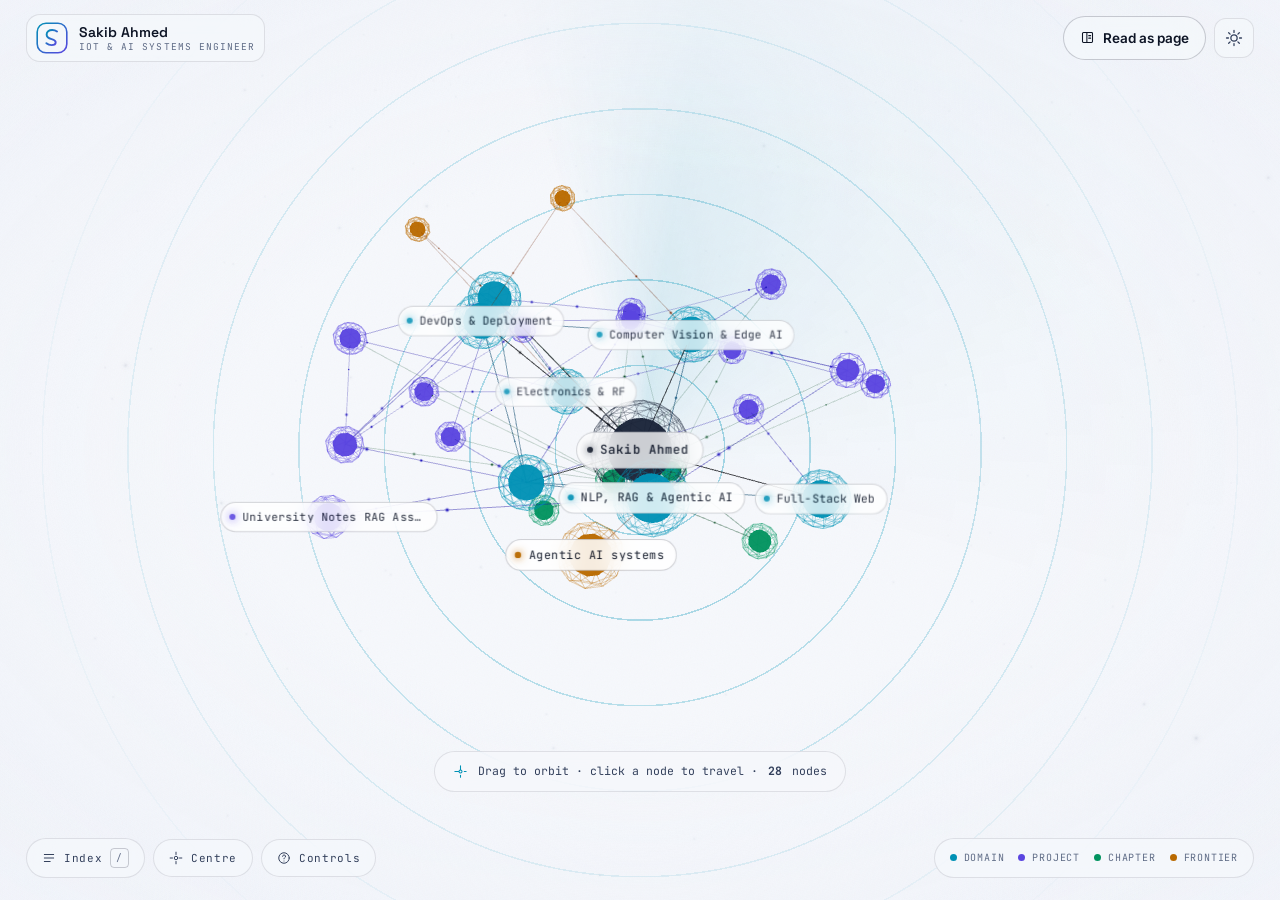
<file: index.html>
<!DOCTYPE html>
<html lang="en" data-theme="dark">
<head>
<meta charset="UTF-8" />
<meta name="viewport" content="width=device-width, initial-scale=1.0" />
<title>Sakib Ahmed — A Navigable Map of the Work</title>

<meta name="description" content="Sakib Ahmed — IoT &amp; AI Systems Engineer. An interactive map of seven engineering domains, thirteen systems built end to end, and where the work is heading next. Built with Three.js and WebGL." />
<meta name="author" content="Sakib Ahmed" />
<meta name="theme-color" content="#07090f" />
<link rel="canonical" href="https://ahmedalvi10.github.io/" />

<!-- Open Graph / social preview -->
<meta property="og:type" content="website" />
<meta property="og:url" content="https://ahmedalvi10.github.io/" />
<meta property="og:title" content="Sakib Ahmed — A Navigable Map of the Work" />
<meta property="og:description" content="Seven engineering domains, thirteen systems, one connected graph. Sensor and firmware through computer vision to backend APIs and production deployment — as a map you can fly through." />
<meta property="og:image" content="https://ahmedalvi10.github.io/assets/img/og-image.jpg" />
<meta name="twitter:card" content="summary_large_image" />
<meta name="twitter:title" content="Sakib Ahmed — A Navigable Map of the Work" />
<meta name="twitter:description" content="Seven engineering domains, thirteen systems, one connected graph — as a map you can fly through." />
<meta name="twitter:image" content="https://ahmedalvi10.github.io/assets/img/og-image.jpg" />

<link rel="icon" href="assets/img/favicon.svg" type="image/svg+xml" />
<link rel="apple-touch-icon" href="assets/img/sakib-ahmed-square.jpg" />

<link rel="preconnect" href="https://fonts.googleapis.com" />
<link rel="preconnect" href="https://fonts.gstatic.com" crossorigin />
<link href="https://fonts.googleapis.com/css2?family=Space+Grotesk:wght@400;500;600;700&family=Inter:wght@300;400;500;600&family=JetBrains+Mono:wght@400;500&display=swap" rel="stylesheet" />

<link rel="stylesheet" href="assets/css/style.css" />
<link rel="stylesheet" href="assets/css/map.css" />

<!-- three.js is a hard dependency of the map only, so warm it early -->
<link rel="modulepreload" href="assets/js/vendor/three.module.min.js" />

<script type="application/ld+json">
{
  "@context": "https://schema.org",
  "@type": "Person",
  "name": "Sakib Ahmed",
  "alternateName": "Alvi",
  "jobTitle": "IoT & AI Systems Engineer",
  "email": "mailto:ahmedalvi5418@gmail.com",
  "url": "https://ahmedalvi10.github.io/",
  "image": "https://ahmedalvi10.github.io/assets/img/sakib-ahmed-square.jpg",
  "sameAs": ["https://github.com/AHMEDALVI10"],
  "address": { "@type": "PostalAddress", "addressLocality": "Chattogram", "addressCountry": "Bangladesh" },
  "alumniOf": { "@type": "CollegeOrUniversity", "name": "Chittagong University of Engineering & Technology" },
  "knowsAbout": ["Internet of Things","Embedded Systems","Computer Vision","Edge AI","YOLO","OCR","ANPR","Django","FastAPI","ESP32","PCB Design","Docker","RAG","Agentic AI"]
}
</script>

<!-- No JS: reveal the skeleton, drop the loader. Nothing is lost but the 3D. -->
<noscript>
  <style>
    .loader, .stage, .labels, .bar__tools, .dock, .legend, .hint, .panel, .index, .help { display: none !important; }
    .sr {
      position: static; width: auto; height: auto;
      margin: 0; overflow: visible; clip: auto; clip-path: none;
      white-space: normal;
    }
  </style>
</noscript>
</head>

<!-- data-bg picks the background: sonar | aurora | blueprint | deep
     (all four are defined in assets/css/map.css § 1b) -->
<body class="map" data-bg="sonar">

<a class="skip-link" href="#outline">Skip to a text outline of this map</a>

<!-- ══════════════ AMBIENT BACKGROUND ══════════════
     Same layer as page.html, so the two views share a sky. The WebGL
     canvas is rendered with alpha, so this shows straight through it. -->
<div class="bg-layer" aria-hidden="true">
  <div class="bg-grid"></div>
  <div class="orb orb-1"></div>
  <div class="orb orb-2"></div>
  <div class="orb orb-3"></div>
  <div class="bg-noise"></div>
</div>

<!-- ══════════════ LOADER ══════════════ -->
<div class="loader" id="loader">
  <div class="loader__inner">
    <div class="loader__ring"></div>
    <p class="loader__txt">Growing the map</p>
  </div>
</div>

<!-- ══════════════ NO WEBGL ══════════════ -->
<div class="nowebgl" id="nowebgl" hidden>
  <div class="nowebgl__inner">
    <h1>The map needs WebGL.</h1>
    <p data-reason>This device can't render it.</p>
    <p>Everything on the map exists as a normal page — same content, no 3D required.</p>
    <a class="btn btn--primary" href="page.html">
      Read the full page
      <svg viewBox="0 0 24 24" aria-hidden="true"><path d="M5 12h14M13 6l6 6-6 6"/></svg>
    </a>
  </div>
</div>

<!-- ══════════════ STAGE ══════════════ -->
<div class="stage" id="stage">
  <canvas id="mapCanvas"></canvas>
  <div class="labels" id="labels"></div>
</div>

<!-- ══════════════ TOP BAR ══════════════ -->
<header class="bar">
  <a class="bar__brand" href="#me" aria-label="Sakib Ahmed — centre of the map">
    <span class="bar__mark">
      <svg viewBox="0 0 40 40" aria-hidden="true">
        <defs>
          <linearGradient id="bg1" x1="0" y1="0" x2="1" y2="1">
            <stop offset="0%" stop-color="var(--c1)"/><stop offset="100%" stop-color="var(--c2)"/>
          </linearGradient>
        </defs>
        <rect x="1.5" y="1.5" width="37" height="37" rx="11" fill="none" stroke="url(#bg1)" stroke-width="2"/>
        <path d="M13 26.5c1.9 1.6 4 2.4 6.4 2.4 3.3 0 5.2-1.5 5.2-3.6 0-2.2-1.7-3-5-3.9-3.9-1-6.3-2.4-6.3-5.8 0-3.3 2.8-5.6 7-5.6 2.3 0 4.3.6 6 1.8" fill="none" stroke="url(#bg1)" stroke-width="2.4" stroke-linecap="round"/>
      </svg>
    </span>
    <span class="bar__id">
      <b>Sakib Ahmed</b>
      <i>IoT &amp; AI Systems Engineer</i>
    </span>
  </a>

  <div class="bar__tools">
    <a class="bar__read" href="page.html">
      <svg viewBox="0 0 24 24" aria-hidden="true"><path d="M4 5.5A1.5 1.5 0 0 1 5.5 4H11v16H5.5A1.5 1.5 0 0 1 4 18.5v-13ZM11 4h7.5A1.5 1.5 0 0 1 20 5.5v13a1.5 1.5 0 0 1-1.5 1.5H11"/><path d="M14 9h3M14 13h3"/></svg>
      <span>Read as page</span>
    </a>
    <button class="icon-btn" id="themeToggle" aria-label="Switch colour theme" title="Switch theme">
      <svg class="ico-moon" viewBox="0 0 24 24" aria-hidden="true"><path d="M21 12.8A9 9 0 1 1 11.2 3a7 7 0 0 0 9.8 9.8Z"/></svg>
      <svg class="ico-sun" viewBox="0 0 24 24" aria-hidden="true"><circle cx="12" cy="12" r="4.2"/><path d="M12 2v2.6M12 19.4V22M2 12h2.6M19.4 12H22M4.9 4.9l1.9 1.9M17.2 17.2l1.9 1.9M19.1 4.9l-1.9 1.9M6.8 17.2l-1.9 1.9"/></svg>
    </button>
  </div>
</header>

<!-- ══════════════ DETAIL PANEL ══════════════ -->
<aside class="panel" id="panel" aria-hidden="true" aria-label="Node detail">
  <button class="panel__close" id="panelClose" type="button" aria-label="Close detail">
    <svg viewBox="0 0 24 24" aria-hidden="true"><path d="M6 6l12 12M18 6L6 18"/></svg>
  </button>
  <div class="panel__body" id="panelBody"></div>
</aside>

<!-- ══════════════ INDEX DRAWER ══════════════ -->
<div class="index" id="index" aria-label="Index of all nodes">
  <div class="index__search">
    <input type="search" id="search" placeholder="Search the map…" aria-label="Search nodes" autocomplete="off" />
  </div>
  <div class="index__list" id="indexList"></div>
</div>

<!-- ══════════════ HELP ══════════════ -->
<div class="help" id="help" aria-hidden="true">
  <h2>Controls</h2>
  <dl>
    <dt><kbd>Drag</kbd></dt><dd>Orbit the map</dd>
    <dt><kbd>Scroll</kbd></dt><dd>Zoom in and out</dd>
    <dt><kbd>Click</kbd></dt><dd>Travel to a node</dd>
    <dt><kbd>Tab</kbd></dt><dd>Step through every node</dd>
    <dt><kbd>↑</kbd><kbd>↓</kbd><kbd>←</kbd><kbd>→</kbd></dt><dd>Orbit by keyboard</dd>
    <dt><kbd>+</kbd><kbd>−</kbd></dt><dd>Zoom by keyboard</dd>
    <dt><kbd>/</kbd></dt><dd>Search the index</dd>
    <dt><kbd>H</kbd></dt><dd>Back to centre</dd>
    <dt><kbd>Esc</kbd></dt><dd>Close what's open</dd>
  </dl>
</div>

<!-- ══════════════ DOCK ══════════════ -->
<div class="dock">
  <button class="dock__btn" id="indexToggle" type="button" aria-expanded="false" aria-controls="index">
    <svg viewBox="0 0 24 24" aria-hidden="true"><path d="M4 6h16M4 12h16M4 18h10"/></svg>
    <span>Index</span> <kbd>/</kbd>
  </button>
  <button class="dock__btn" id="homeBtn" type="button" title="Back to centre">
    <svg viewBox="0 0 24 24" aria-hidden="true"><circle cx="12" cy="12" r="3"/><path d="M12 2v4M12 18v4M2 12h4M18 12h4"/></svg>
    <span>Centre</span>
  </button>
  <button class="dock__btn" id="helpToggle" type="button" aria-expanded="false" aria-controls="help">
    <svg viewBox="0 0 24 24" aria-hidden="true"><circle cx="12" cy="12" r="9"/><path d="M9.6 9.2a2.5 2.5 0 1 1 3.6 2.3c-.8.5-1.2 1-1.2 1.9"/><path d="M12 17.2h.01"/></svg>
    <span>Controls</span>
  </button>
</div>

<!-- ══════════════ LEGEND ══════════════ -->
<div class="legend" aria-hidden="true">
  <span><i class="p__swatch p__swatch--domain"></i>Domain</span>
  <span><i class="p__swatch p__swatch--project"></i>Project</span>
  <span><i class="p__swatch p__swatch--chapter"></i>Chapter</span>
  <span><i class="p__swatch p__swatch--frontier"></i>Frontier</span>
</div>

<!-- ══════════════ HINT ══════════════ -->
<div class="hint" id="hint">
  <svg viewBox="0 0 24 24" aria-hidden="true"><path d="M12 3v6M12 21v-3M3 12h6M21 12h-3"/><circle cx="12" cy="12" r="2.4"/></svg>
  Drag to orbit · click a node to travel · <b id="nodeCount">28</b> nodes
</div>

<!-- live region for screen-reader announcements -->
<p class="sr" id="live" role="status" aria-live="polite"></p>

<!-- ══════════════════════════════════════════════════════════════
     TEXT OUTLINE
     Visually hidden, but real content: this is what crawlers, screen
     readers and no-JS visitors get, and it mirrors what the map shows.
     Every entry links into the full page.
     ══════════════════════════════════════════════════════════════ -->
<main class="sr" id="outline">
  <h1>Sakib Ahmed — IoT &amp; AI Systems Engineer</h1>
  <p>
    This page is an interactive map of my work, rendered with WebGL. It shows seven
    engineering domains, the systems I've built inside them, the chapters they happened in,
    and the open questions I'm moving toward. If you'd rather read it as an ordinary page,
    <a href="page.html">the full written version is here</a>.
  </p>
  <p>
    Based in Chattogram, Bangladesh. I take systems the whole way — sensor and PCB, firmware,
    connectivity, computer vision, backend APIs, dashboard — and get them running in production.
  </p>

  <h2>Domains</h2>
  <ul>
    <li><a href="page.html#expertise">Embedded &amp; IoT</a> — ESP32 firmware, MQTT, provisioning, resilient connectivity</li>
    <li><a href="page.html#expertise">Computer Vision &amp; Edge AI</a> — YOLO detection, OCR, ONNX/OpenVINO, RTSP pipelines</li>
    <li><a href="page.html#skills">NLP, RAG &amp; Agentic AI</a> — embeddings, FAISS, vector search, tool-using agents</li>
    <li><a href="page.html#expertise">Backend &amp; Real-Time</a> — Django, DRF, FastAPI, WebSockets, SSE</li>
    <li><a href="page.html#expertise">Full-Stack Web</a> — React, TypeScript, Next.js, live dashboards</li>
    <li><a href="page.html#expertise">DevOps &amp; Deployment</a> — Docker, GitHub Actions, Linux VPS, reverse proxies</li>
    <li><a href="page.html#expertise">Electronics &amp; RF</a> — PCB design, biomedical front-ends, MIMO antennas</li>
  </ul>

  <h2>Systems built</h2>
  <ul>
    <li><a href="page.html#work">Industrial ANPR &amp; Gate Monitoring System</a> — production computer vision for logistics gates, up to 28 concurrent RTSP streams</li>
    <li><a href="page.html#work">Medical Device Integration Platform</a> — ESP32 medical devices streaming to a clinical EMR in real time</li>
    <li><a href="page.html#work">Bangla Licence Plate OCR</a> — 102-class character model trained from scratch</li>
    <li><a href="page.html#work">Container Number Recognition</a> — multi-stage detection cascade, ~99,000 images</li>
    <li><a href="page.html#work">ESP32 ECG Acquisition Device</a> — MAX30003 front-end, 256 Hz streaming</li>
    <li><a href="page.html#work">Digital Stethoscope</a> — I2S MEMS microphone, on-device DSP</li>
    <li><a href="page.html#work">Industrial Weighbridge Integration</a> — RS232 scale parsing triggering the vision pipeline</li>
    <li><a href="page.html#work">Multi-Sensor Health Wearable</a> — five biomedical sensors fused on an ESP32</li>
    <li><a href="page.html#work">University Notes RAG Assistant</a> — FAISS retrieval over academic PDFs</li>
    <li><a href="page.html#work">Automated Face Attendance System</a> — real-time recognition and logging</li>
    <li><a href="page.html#work">Django + React E-Commerce Platform</a> — multi-vendor commerce, JWT auth</li>
    <li><a href="page.html#work">Real-Time Vision Toolkit</a> — hand tracking, pose, gesture-controlled hardware</li>
    <li><a href="page.html#work">Wrench-Shaped MIMO Antenna</a> — BSc thesis, sub-6 GHz 5G, CST Studio Suite</li>
  </ul>

  <h2>Chapters</h2>
  <ul>
    <li><a href="page.html#journey">IoT Engineer — R&amp;D, magnetismtech</a> — present</li>
    <li><a href="page.html#journey">Industrial Attachment, Teletalk Bangladesh Ltd.</a> — 2023</li>
    <li><a href="page.html#journey">BSc. Electronics &amp; Telecommunication Engineering, CUET</a> — 2019 to 2024, CGPA 3.71</li>
    <li><a href="page.html#journey">Higher Secondary Certificate, B.N. School &amp; College</a> — 2016 to 2018, GPA 4.75</li>
  </ul>

  <h2>Frontiers</h2>
  <ul>
    <li><a href="page.html#journey">Non-invasive glucose measurement</a> — optical and spectroscopic sensing</li>
    <li><a href="page.html#journey">Edge AI &amp; inference optimisation</a> — quantisation and deployment trade-offs</li>
    <li><a href="page.html#journey">Agentic AI systems</a> — from retrieval toward tool-using agents</li>
  </ul>

  <h2>Contact</h2>
  <p>
    Email <a href="mailto:ahmedalvi5418@gmail.com">ahmedalvi5418@gmail.com</a> ·
    GitHub <a href="https://github.com/AHMEDALVI10" rel="noopener noreferrer">github.com/AHMEDALVI10</a> ·
    Chattogram, Bangladesh (UTC+6)
  </p>
</main>

<script type="module" src="assets/js/map/boot.js"></script>
</body>
</html>
</file>
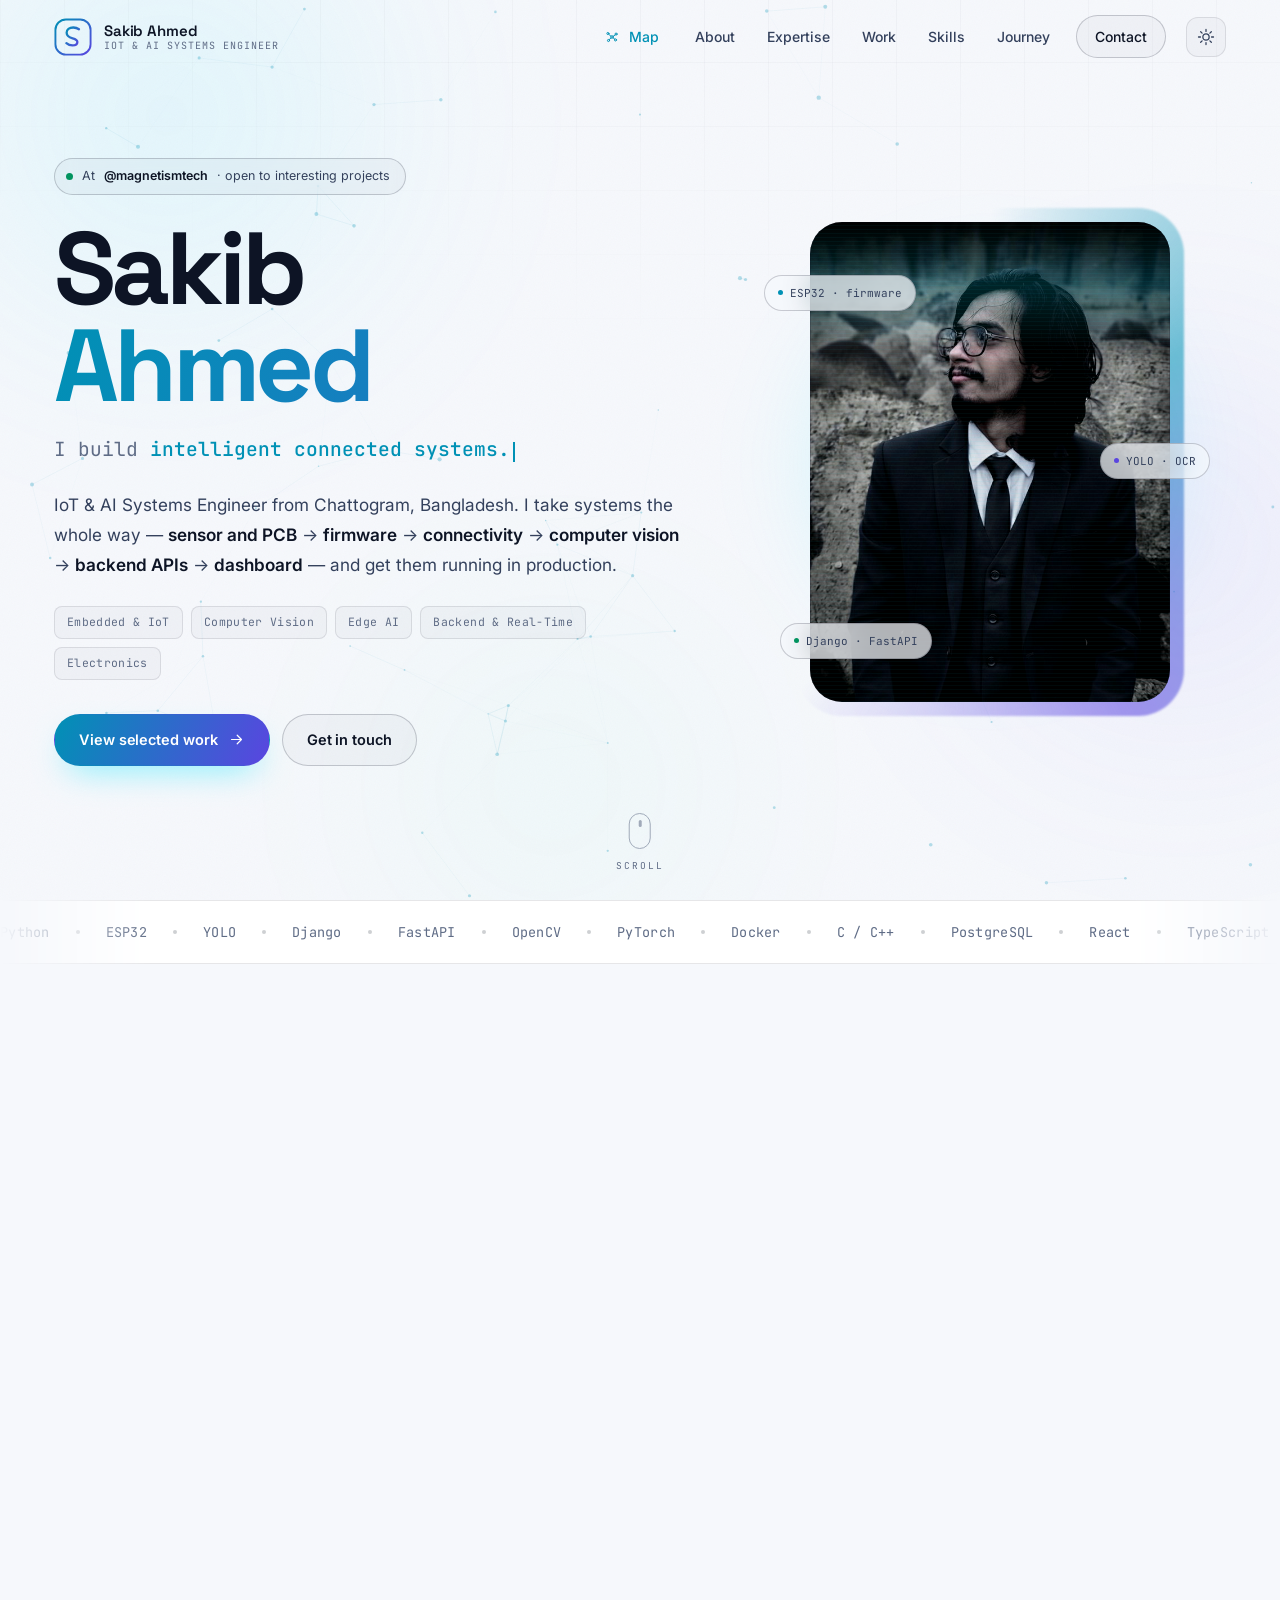
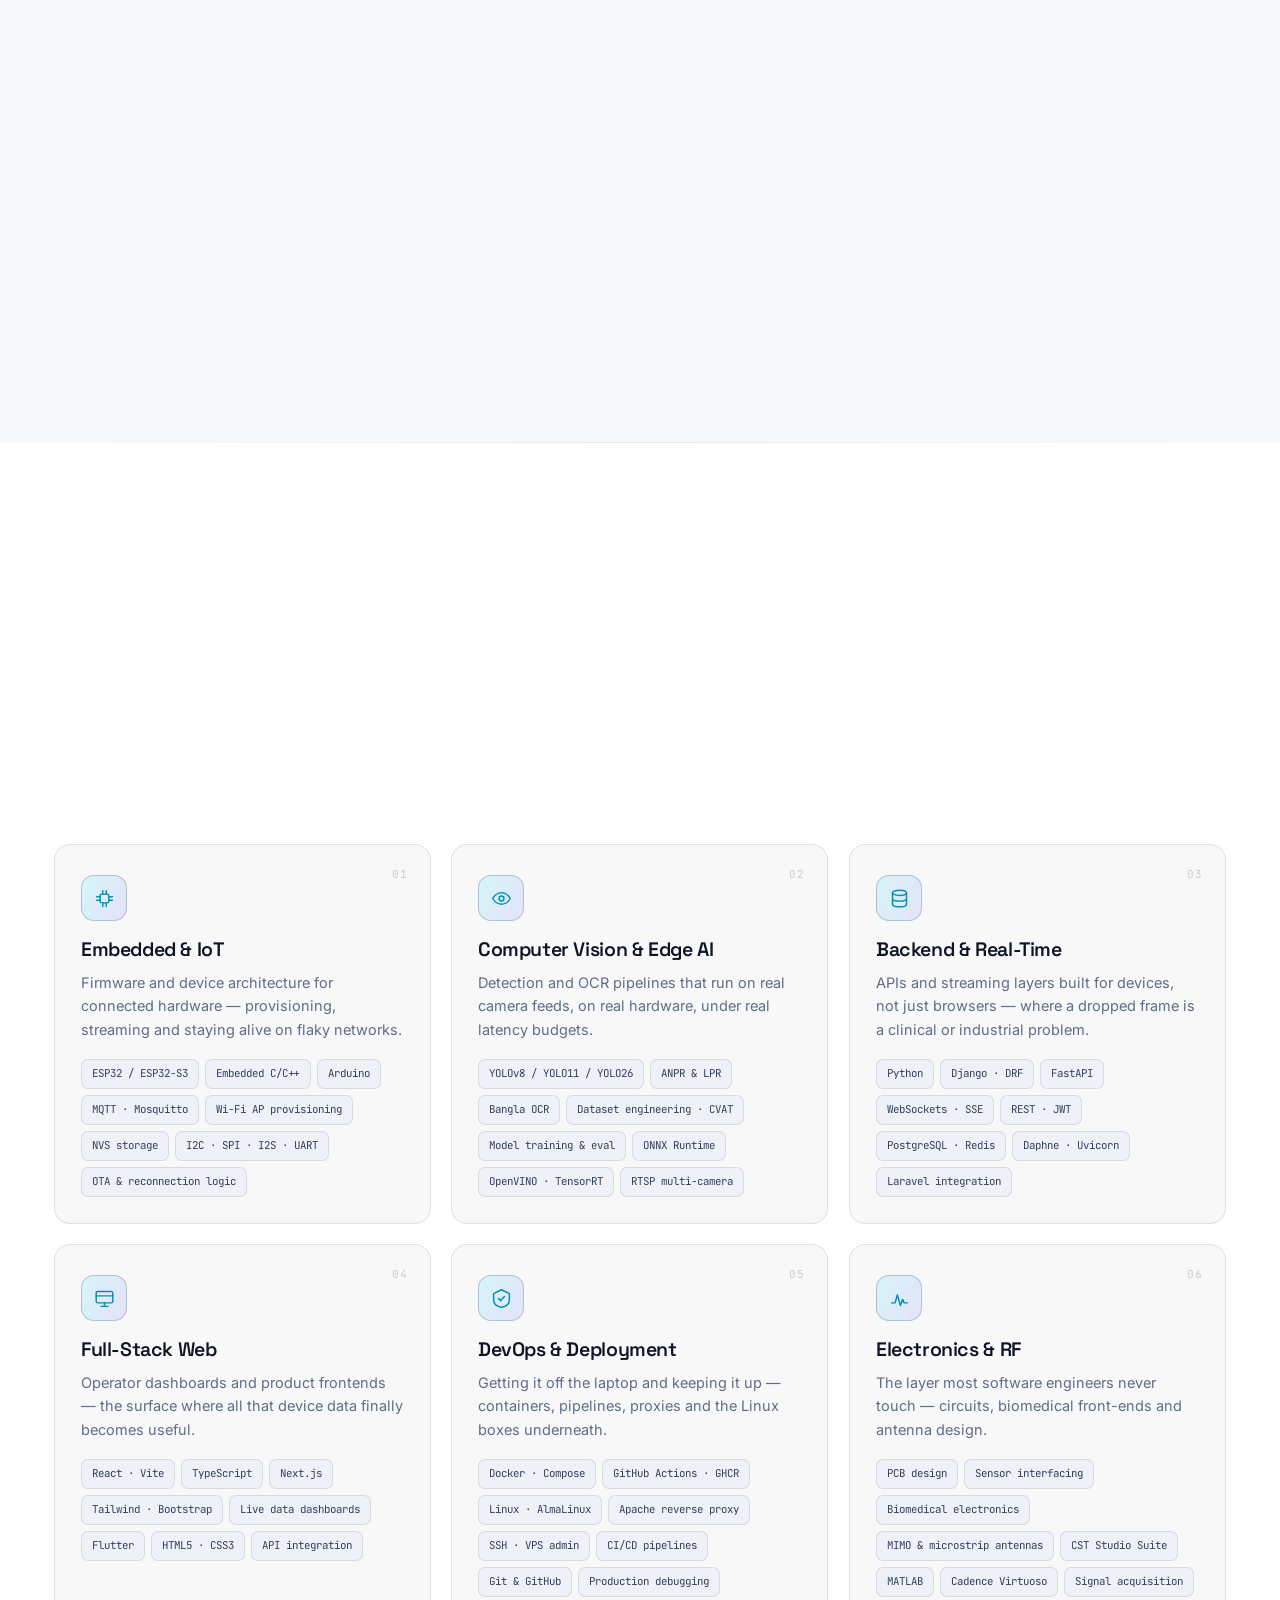
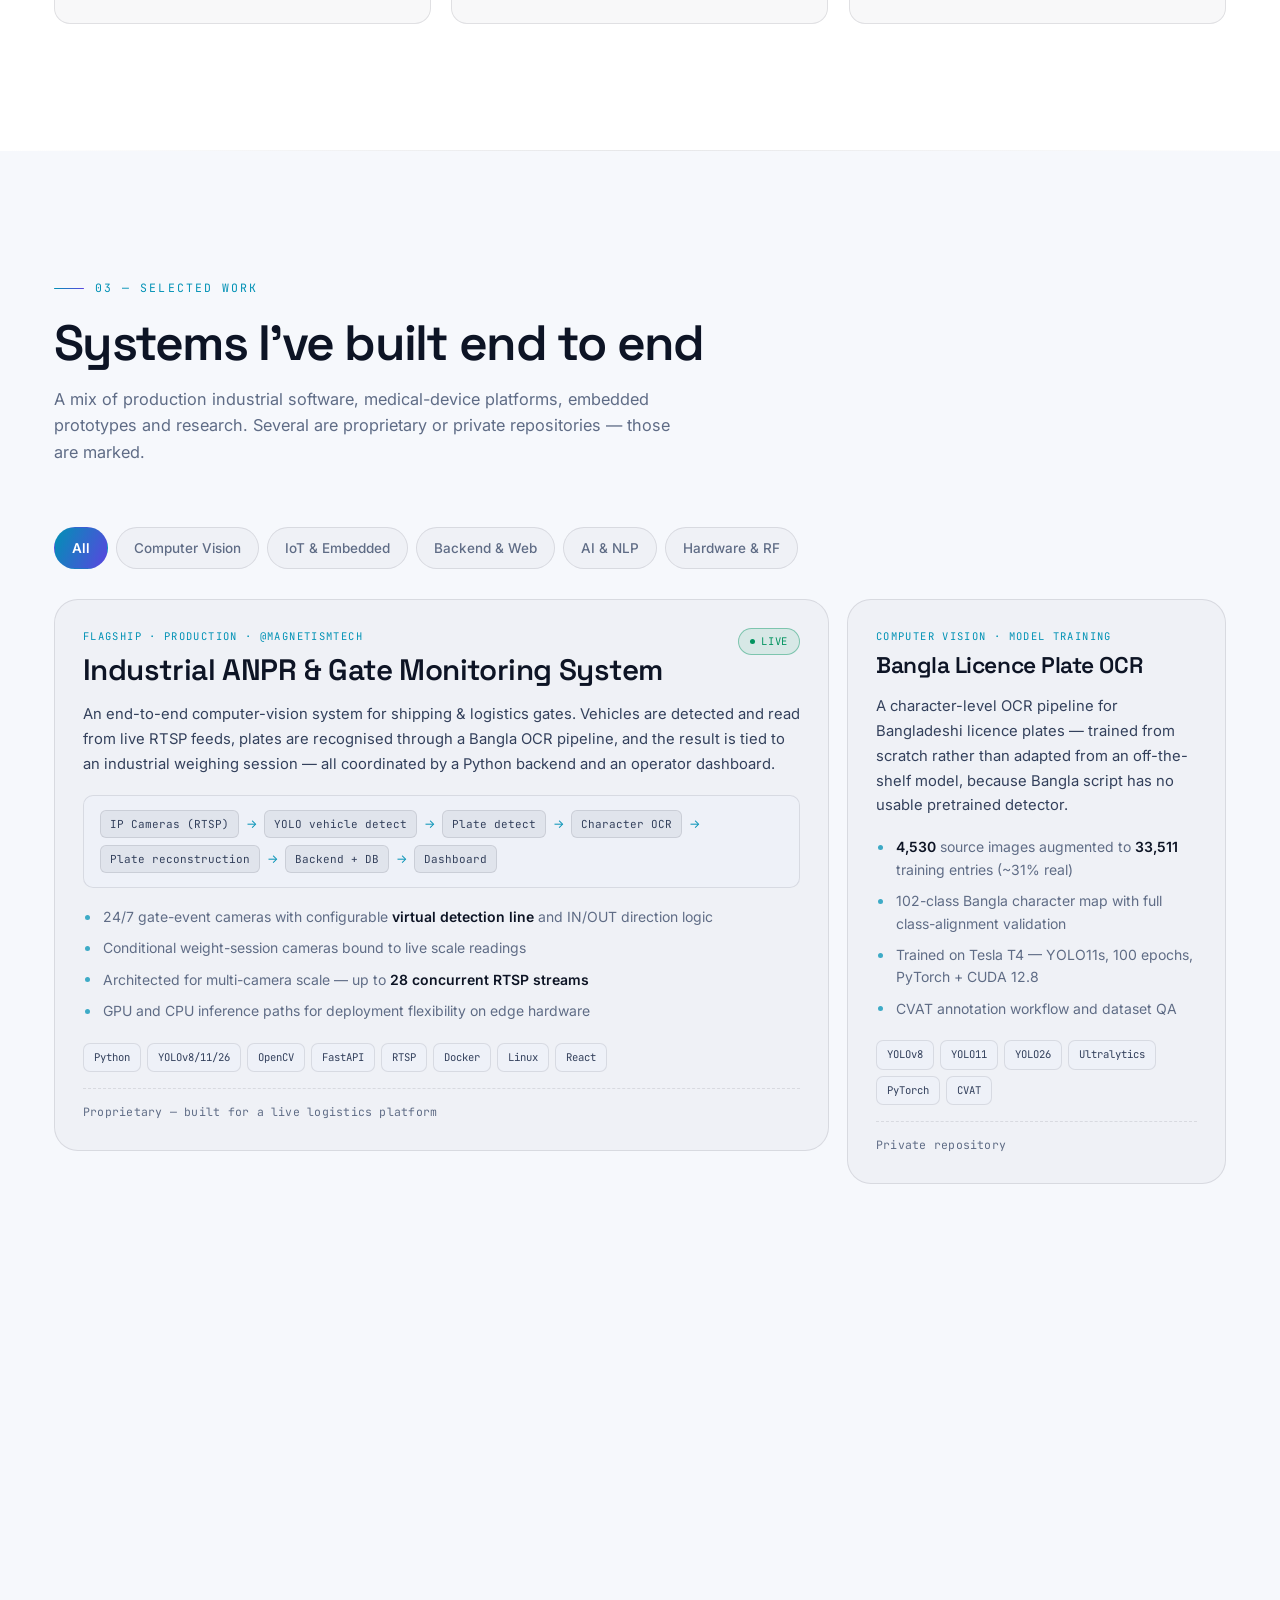
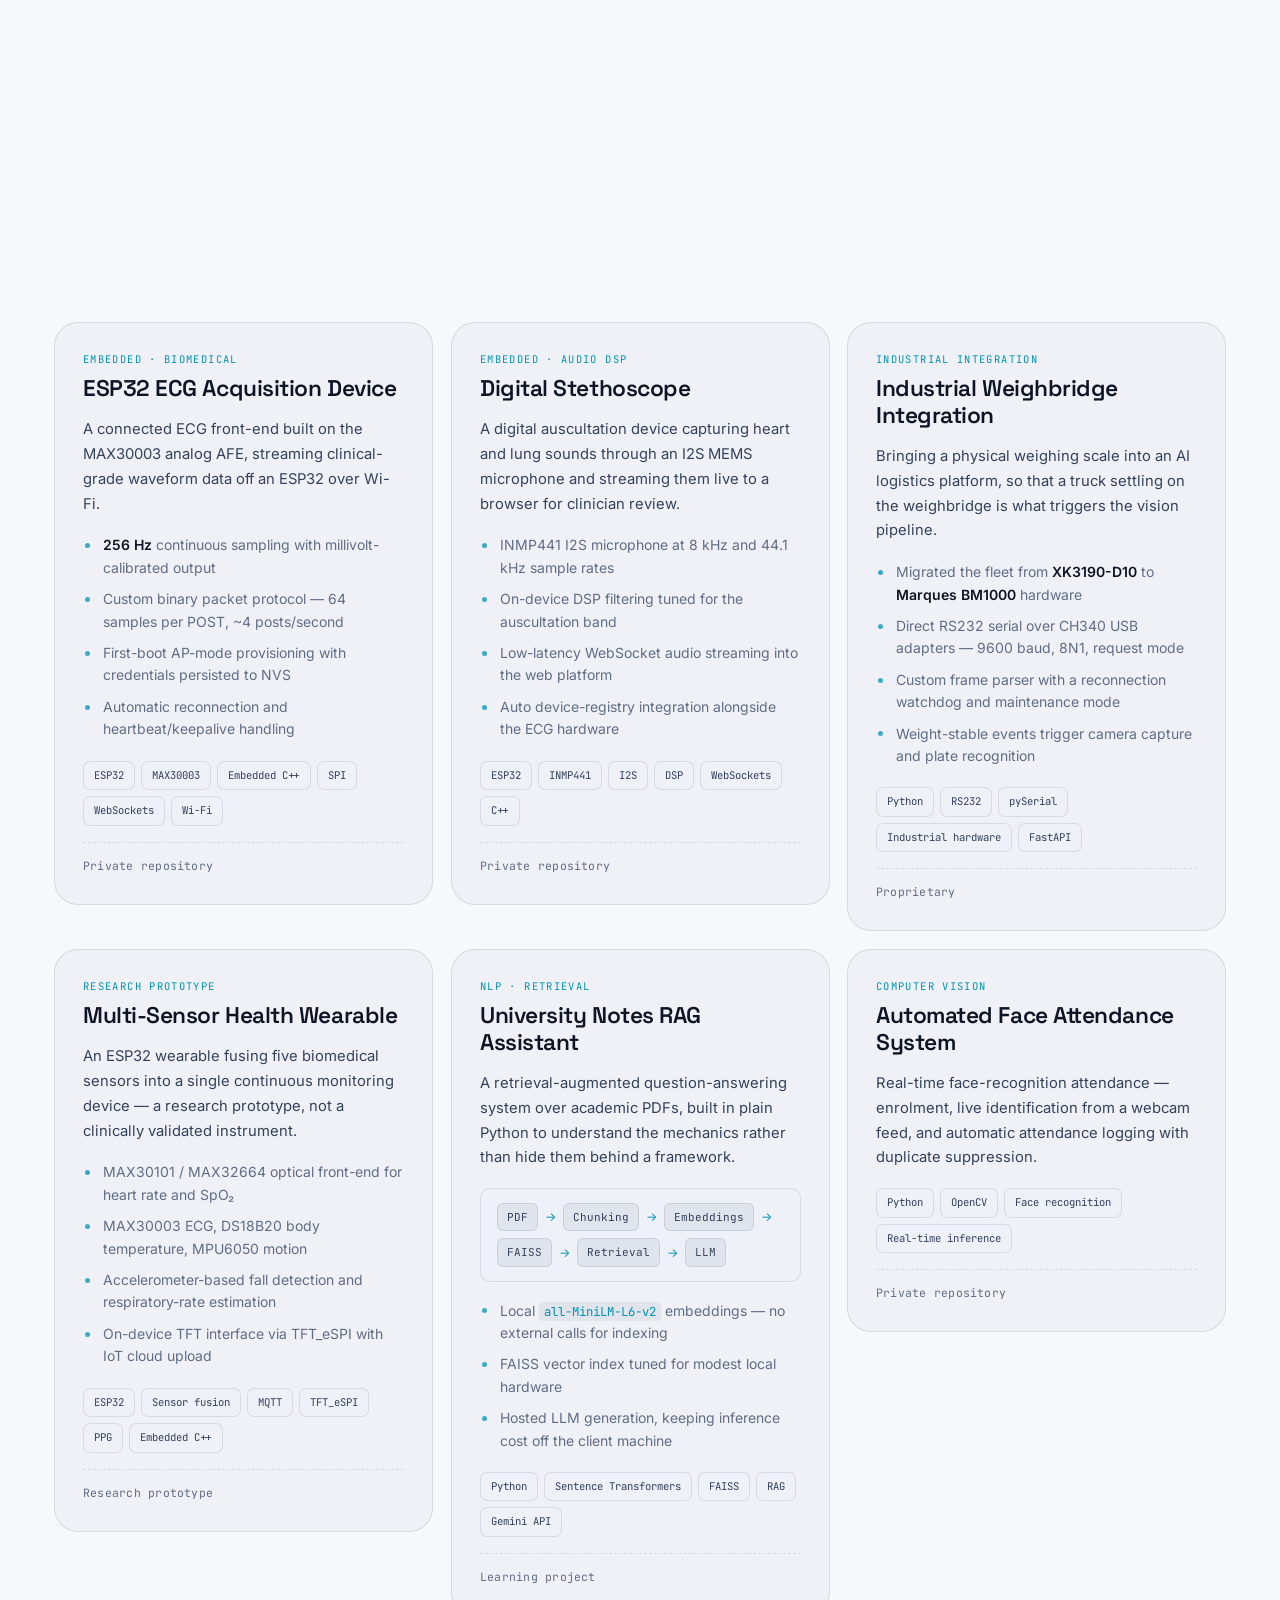
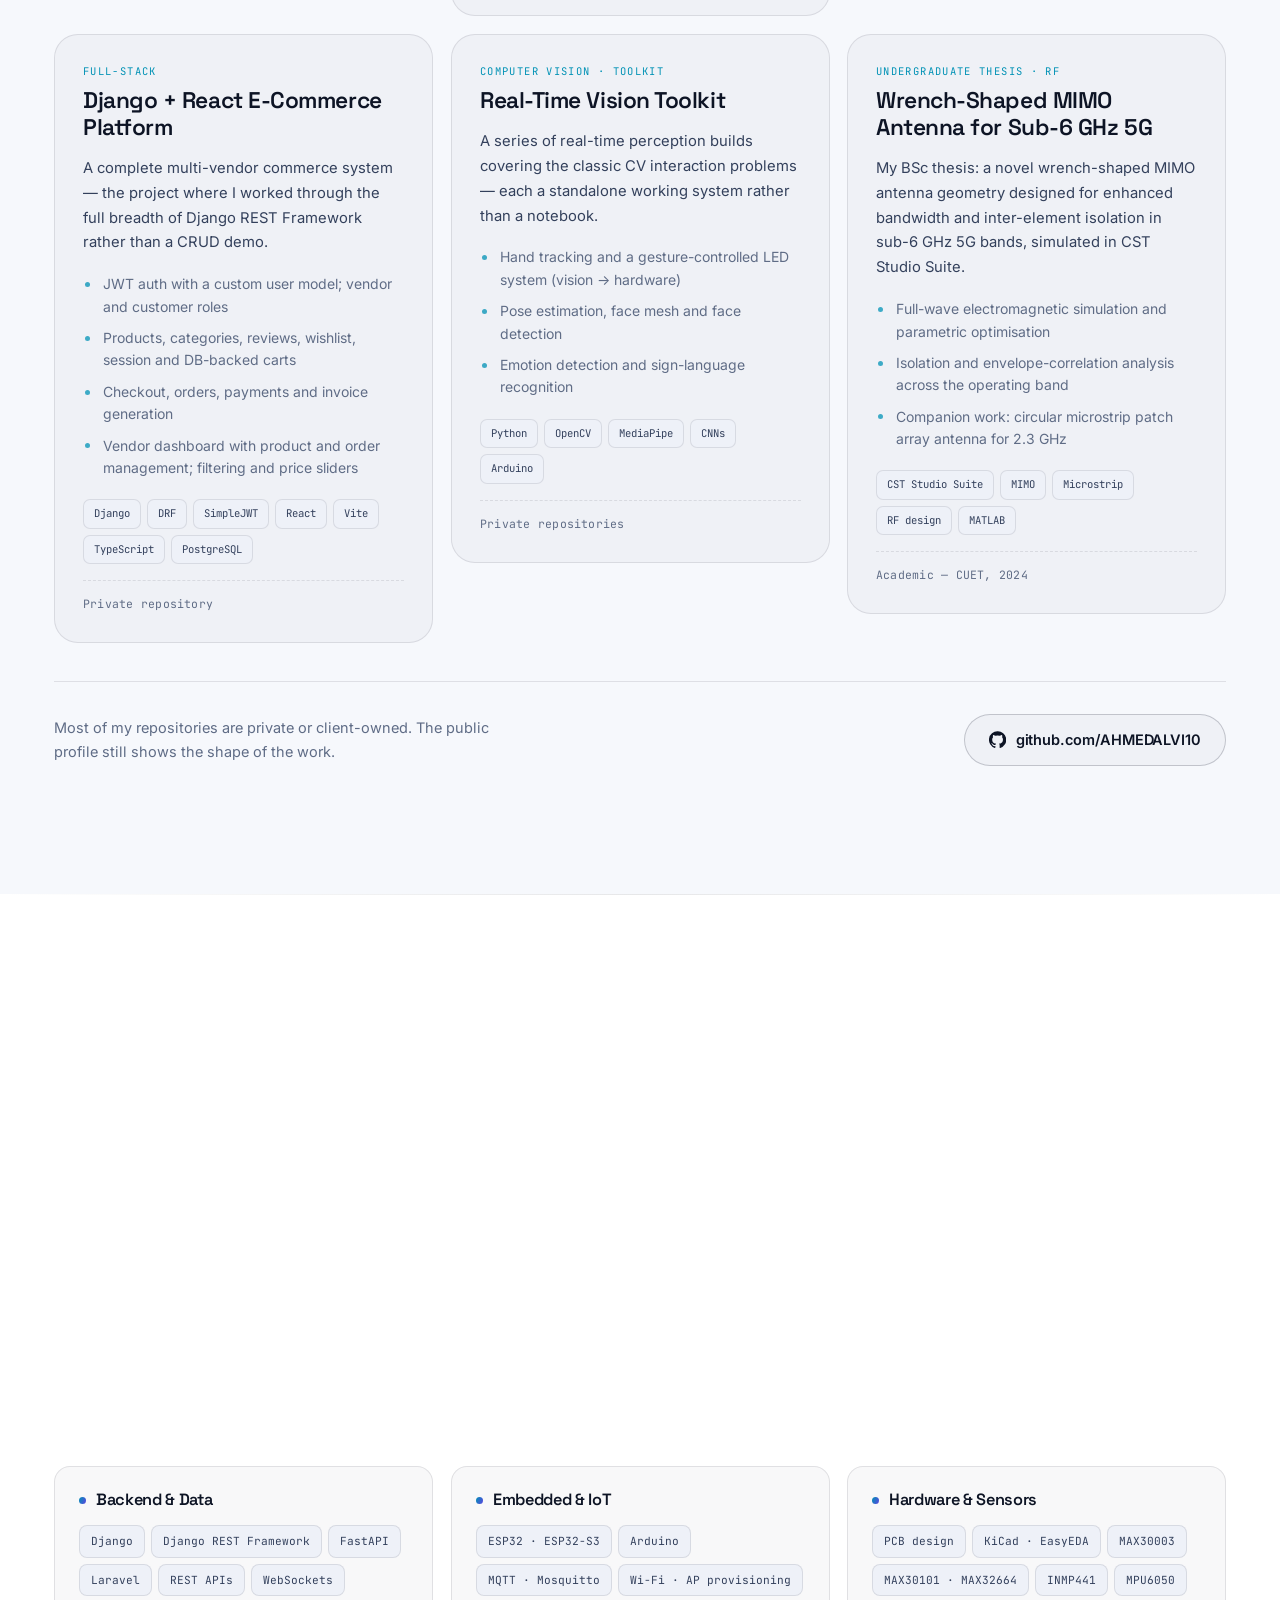
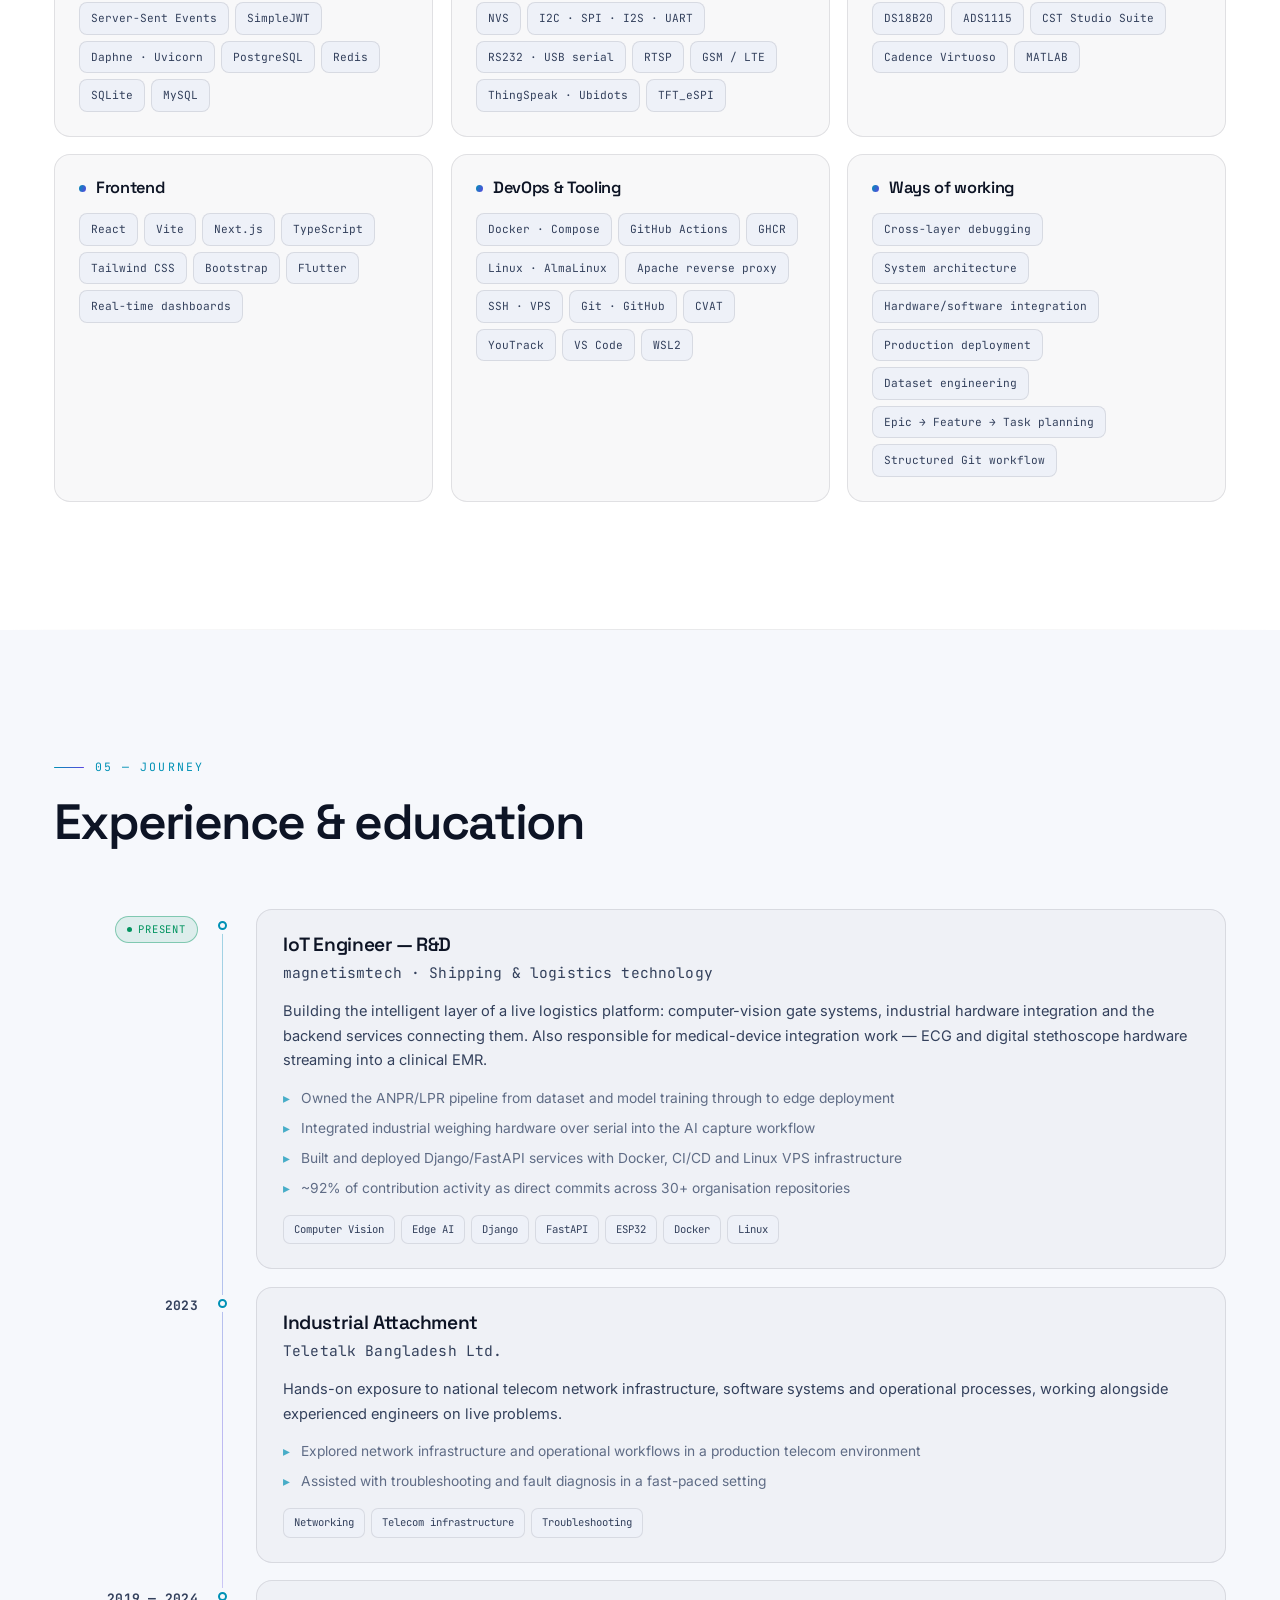
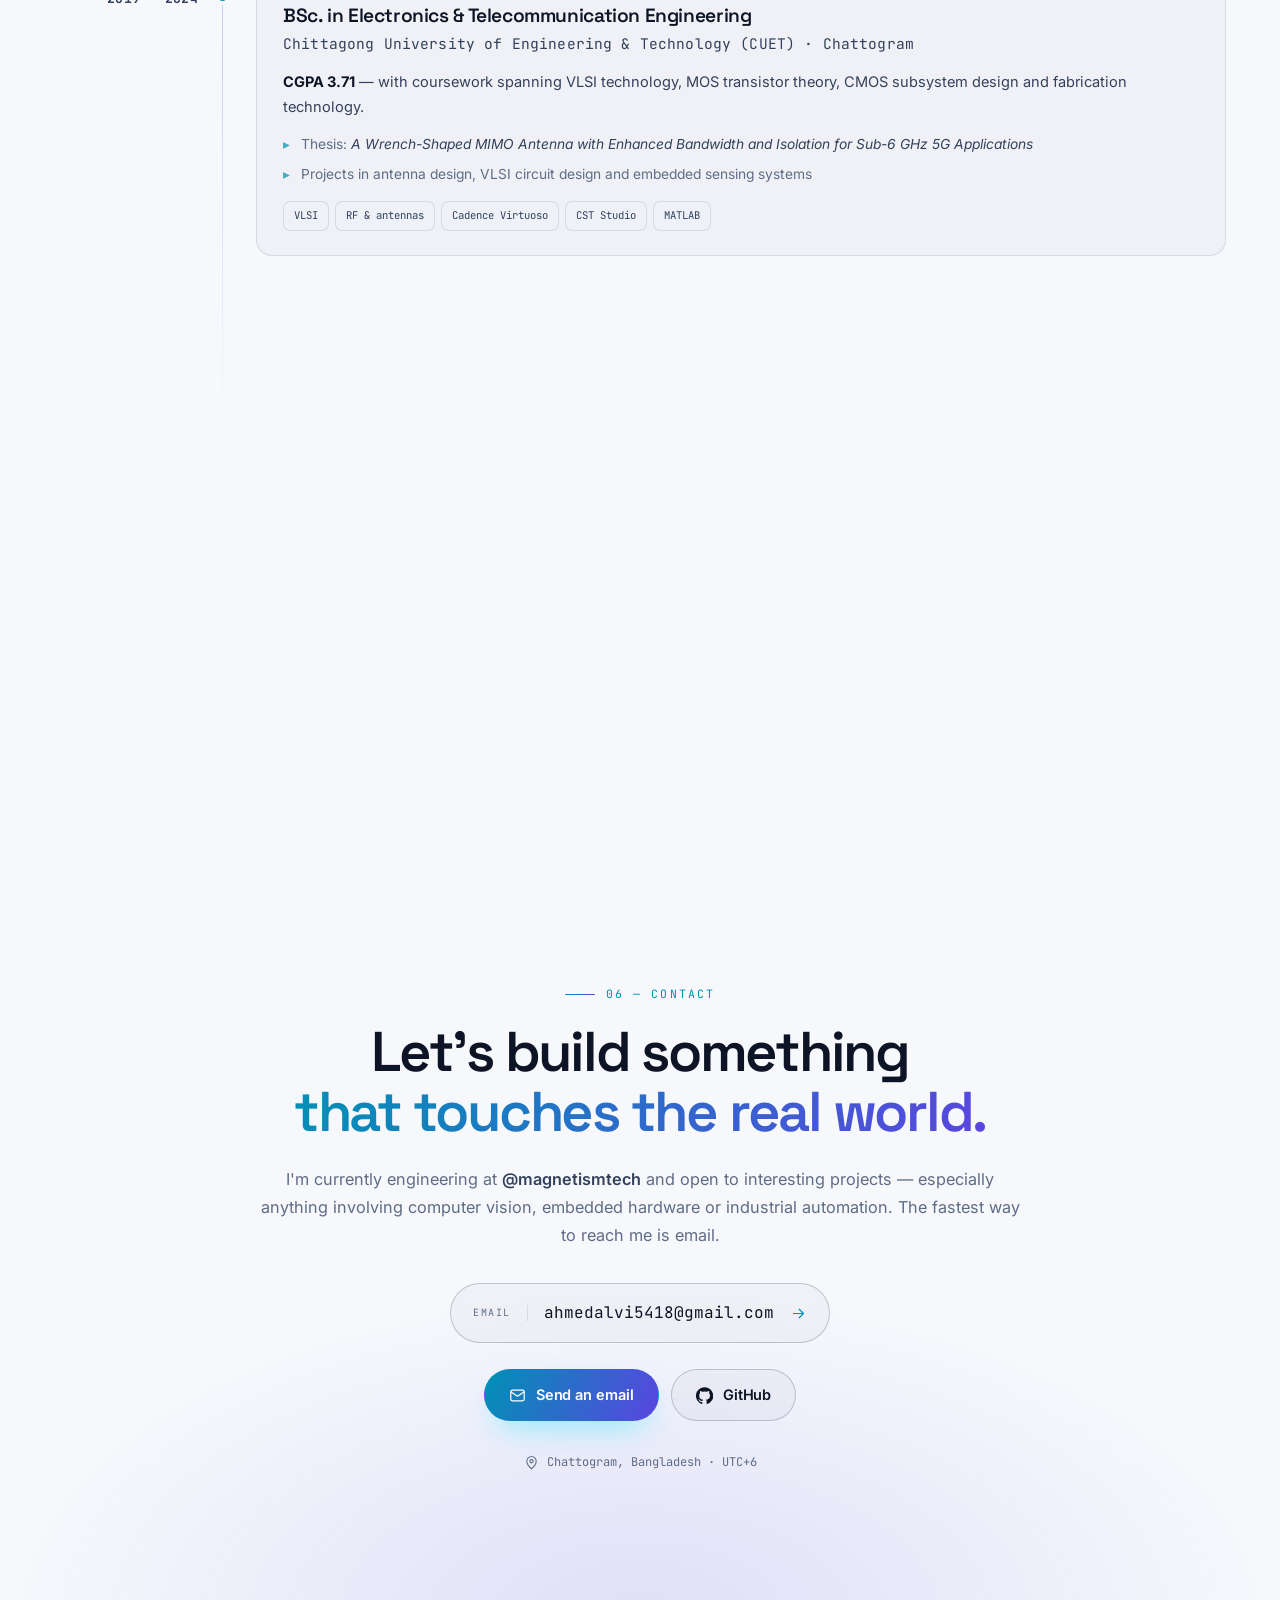
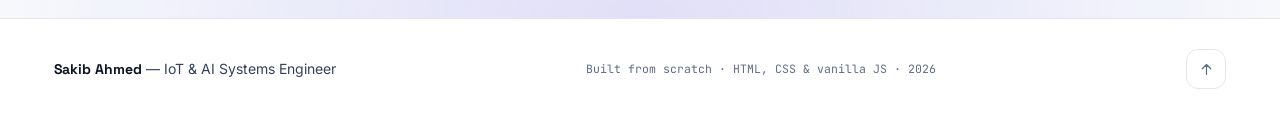
<file: page.html>
<!DOCTYPE html>
<html lang="en" data-theme="dark">
<head>
<meta charset="UTF-8" />
<meta name="viewport" content="width=device-width, initial-scale=1.0" />
<title>Sakib Ahmed — IoT &amp; AI Systems Engineer</title>

<meta name="description" content="Sakib Ahmed — IoT &amp; AI Systems Engineer building intelligent connected systems: embedded firmware, computer vision, edge AI, backend APIs and production deployment." />
<meta name="author" content="Sakib Ahmed" />
<meta name="theme-color" content="#080a12" />
<link rel="canonical" href="https://ahmedalvi10.github.io/page.html" />

<!-- Open Graph / social preview -->
<meta property="og:type" content="website" />
<meta property="og:url" content="https://ahmedalvi10.github.io/page.html" />
<meta property="og:title" content="Sakib Ahmed — IoT &amp; AI Systems Engineer" />
<meta property="og:description" content="From sensor and firmware to computer vision, backend APIs and production deployment. Embedded systems, edge AI and real-time industrial software." />
<meta property="og:image" content="https://ahmedalvi10.github.io/assets/img/og-image.jpg" />
<meta name="twitter:card" content="summary_large_image" />
<meta name="twitter:title" content="Sakib Ahmed — IoT &amp; AI Systems Engineer" />
<meta name="twitter:description" content="From sensor and firmware to computer vision, backend APIs and production deployment." />
<meta name="twitter:image" content="https://ahmedalvi10.github.io/assets/img/og-image.jpg" />

<link rel="icon" href="assets/img/favicon.svg" type="image/svg+xml" />
<link rel="apple-touch-icon" href="assets/img/sakib-ahmed-square.jpg" />

<link rel="preconnect" href="https://fonts.googleapis.com" />
<link rel="preconnect" href="https://fonts.gstatic.com" crossorigin />
<link href="https://fonts.googleapis.com/css2?family=Space+Grotesk:wght@400;500;600;700&family=Inter:wght@300;400;500;600&family=JetBrains+Mono:wght@400;500&display=swap" rel="stylesheet" />

<link rel="stylesheet" href="assets/css/style.css" />

<script type="application/ld+json">
{
  "@context": "https://schema.org",
  "@type": "Person",
  "name": "Sakib Ahmed",
  "alternateName": "Alvi",
  "jobTitle": "IoT & AI Systems Engineer",
  "email": "mailto:ahmedalvi5418@gmail.com",
  "url": "https://ahmedalvi10.github.io/",
  "image": "https://ahmedalvi10.github.io/assets/img/sakib-ahmed-square.jpg",
  "sameAs": ["https://github.com/AHMEDALVI10"],
  "address": { "@type": "PostalAddress", "addressLocality": "Chattogram", "addressCountry": "Bangladesh" },
  "alumniOf": { "@type": "CollegeOrUniversity", "name": "Chittagong University of Engineering & Technology" },
  "knowsAbout": ["Internet of Things","Embedded Systems","Computer Vision","Edge AI","YOLO","OCR","ANPR","Django","FastAPI","ESP32","PCB Design","Docker"]
}
</script>
</head>

<body>
<a class="skip-link" href="#main">Skip to content</a>

<!-- scroll progress -->
<div class="scroll-progress" aria-hidden="true"><span id="progressBar"></span></div>

<!-- ambient background -->
<div class="bg-layer" aria-hidden="true">
  <div class="bg-grid"></div>
  <div class="orb orb-1"></div>
  <div class="orb orb-2"></div>
  <div class="orb orb-3"></div>
  <div class="bg-noise"></div>
</div>

<!-- ══════════════ NAV ══════════════ -->
<header class="nav" id="nav">
  <div class="nav__inner">
    <a class="brand" href="#hero" aria-label="Sakib Ahmed — home">
      <span class="brand__mark">
        <svg viewBox="0 0 40 40" aria-hidden="true">
          <defs>
            <linearGradient id="bg1" x1="0" y1="0" x2="1" y2="1">
              <stop offset="0%" stop-color="var(--c1)"/><stop offset="100%" stop-color="var(--c2)"/>
            </linearGradient>
          </defs>
          <rect x="1.5" y="1.5" width="37" height="37" rx="11" fill="none" stroke="url(#bg1)" stroke-width="2"/>
          <path d="M13 26.5c1.9 1.6 4 2.4 6.4 2.4 3.3 0 5.2-1.5 5.2-3.6 0-2.2-1.7-3-5-3.9-3.9-1-6.3-2.4-6.3-5.8 0-3.3 2.8-5.6 7-5.6 2.3 0 4.3.6 6 1.8" fill="none" stroke="url(#bg1)" stroke-width="2.4" stroke-linecap="round"/>
        </svg>
      </span>
      <span class="brand__text">
        <b>Sakib Ahmed</b>
        <i>IoT &amp; AI Systems Engineer</i>
      </span>
    </a>

    <nav class="nav__links" id="navLinks" aria-label="Primary">
      <a href="index.html" class="nav__map">
        <svg viewBox="0 0 24 24" aria-hidden="true"><circle cx="12" cy="12" r="2.2"/><circle cx="5" cy="6" r="1.8"/><circle cx="19" cy="7" r="1.8"/><circle cx="6" cy="18" r="1.8"/><circle cx="18" cy="17" r="1.8"/><path d="M10.2 10.7 6.4 7.4M13.9 10.9l3.5-2.4M10.4 13.4 7.3 16.5M13.8 13.3l2.9 2.5"/></svg>
        Map
      </a>
      <a href="#about"     data-nav>About</a>
      <a href="#expertise" data-nav>Expertise</a>
      <a href="#work"      data-nav>Work</a>
      <a href="#skills"    data-nav>Skills</a>
      <a href="#journey"   data-nav>Journey</a>
      <a href="#contact"   data-nav class="nav__cta">Contact</a>
    </nav>

    <div class="nav__tools">
      <button class="icon-btn" id="themeToggle" aria-label="Switch colour theme" title="Switch theme">
        <svg class="ico-moon" viewBox="0 0 24 24" aria-hidden="true"><path d="M21 12.8A9 9 0 1 1 11.2 3a7 7 0 0 0 9.8 9.8Z"/></svg>
        <svg class="ico-sun" viewBox="0 0 24 24" aria-hidden="true"><circle cx="12" cy="12" r="4.2"/><path d="M12 2v2.6M12 19.4V22M2 12h2.6M19.4 12H22M4.9 4.9l1.9 1.9M17.2 17.2l1.9 1.9M19.1 4.9l-1.9 1.9M6.8 17.2l-1.9 1.9"/></svg>
      </button>
      <button class="icon-btn burger" id="burger" aria-label="Open menu" aria-expanded="false" aria-controls="navLinks">
        <span></span><span></span><span></span>
      </button>
    </div>
  </div>
</header>

<main id="main">

<!-- ══════════════ HERO ══════════════ -->
<section class="hero" id="hero">
  <canvas class="hero__canvas" id="heroCanvas" aria-hidden="true"></canvas>

  <div class="wrap hero__grid">
    <div class="hero__copy">
      <p class="status" data-anim="up"><span class="status__dot"></span>At <b>@magnetismtech</b> · open to interesting projects</p>

      <h1 class="hero__name" data-anim="up" data-delay="60">
        <span class="line">Sakib</span>
        <span class="line grad">Ahmed</span>
      </h1>

      <p class="hero__role" data-anim="up" data-delay="120">
        <span class="hero__role-prefix">I build</span>
        <span class="rotator" id="rotator" aria-live="polite"><span id="rotatorText"></span><span class="caret"></span></span>
      </p>

      <p class="hero__lede" data-anim="up" data-delay="180">
        IoT &amp; AI Systems Engineer from Chattogram, Bangladesh. I take systems the whole way —
        <b>sensor and PCB</b> → <b>firmware</b> → <b>connectivity</b> → <b>computer vision</b> →
        <b>backend APIs</b> → <b>dashboard</b> — and get them running in production.
      </p>

      <ul class="hero__tags" data-anim="up" data-delay="240">
        <li>Embedded &amp; IoT</li>
        <li>Computer Vision</li>
        <li>Edge AI</li>
        <li>Backend &amp; Real-Time</li>
        <li>Electronics</li>
      </ul>

      <div class="hero__actions" data-anim="up" data-delay="300">
        <a class="btn btn--primary" href="#work">
          View selected work
          <svg viewBox="0 0 24 24" aria-hidden="true"><path d="M5 12h14M13 6l6 6-6 6"/></svg>
        </a>
        <a class="btn btn--ghost" href="#contact">Get in touch</a>
      </div>
    </div>

    <div class="hero__portrait" data-anim="fade" data-delay="200">
      <div class="portrait">
        <div class="portrait__glow"></div>
        <div class="portrait__ring"></div>
        <img src="assets/img/sakib-ahmed.jpg" alt="Portrait of Sakib Ahmed" width="640" height="1138" fetchpriority="high" />
        <div class="portrait__scan"></div>
        <div class="portrait__frame"></div>

        <div class="chip chip--1"><span class="chip__dot"></span>ESP32 · firmware</div>
        <div class="chip chip--2"><span class="chip__dot"></span>YOLO · OCR</div>
        <div class="chip chip--3"><span class="chip__dot"></span>Django · FastAPI</div>
      </div>
    </div>
  </div>

  <a class="scroll-cue" href="#about" aria-label="Scroll to about">
    <span class="scroll-cue__track"><span class="scroll-cue__dot"></span></span>
    <span class="scroll-cue__label">Scroll</span>
  </a>
</section>

<!-- ══════════════ MARQUEE ══════════════ -->
<div class="marquee" aria-hidden="true">
  <div class="marquee__track">
    <div class="marquee__set">
      <span>Python</span><i></i><span>ESP32</span><i></i><span>YOLO</span><i></i><span>Django</span><i></i>
      <span>FastAPI</span><i></i><span>OpenCV</span><i></i><span>PyTorch</span><i></i><span>Docker</span><i></i>
      <span>C / C++</span><i></i><span>PostgreSQL</span><i></i><span>React</span><i></i><span>TypeScript</span><i></i>
      <span>MQTT</span><i></i><span>Redis</span><i></i><span>Linux</span><i></i><span>ONNX</span><i></i>
      <span>OpenVINO</span><i></i><span>WebSockets</span><i></i><span>KiCad</span><i></i><span>RTSP</span><i></i>
    </div>
    <div class="marquee__set">
      <span>Python</span><i></i><span>ESP32</span><i></i><span>YOLO</span><i></i><span>Django</span><i></i>
      <span>FastAPI</span><i></i><span>OpenCV</span><i></i><span>PyTorch</span><i></i><span>Docker</span><i></i>
      <span>C / C++</span><i></i><span>PostgreSQL</span><i></i><span>React</span><i></i><span>TypeScript</span><i></i>
      <span>MQTT</span><i></i><span>Redis</span><i></i><span>Linux</span><i></i><span>ONNX</span><i></i>
      <span>OpenVINO</span><i></i><span>WebSockets</span><i></i><span>KiCad</span><i></i><span>RTSP</span><i></i>
    </div>
  </div>
</div>

<!-- ══════════════ ABOUT ══════════════ -->
<section class="section" id="about">
  <div class="wrap">
    <header class="sec-head" data-anim="up">
      <p class="sec-kicker"><span></span>01 — About</p>
      <h2 class="sec-title">Engineer across the <em>whole</em> stack — silicon to screen</h2>
    </header>

    <div class="about">
      <div class="about__body" data-anim="up" data-delay="80">
        <p class="lead">
          I'm an Electronics &amp; Telecommunication Engineering graduate from <b>CUET</b> working in
          <b>IoT and R&amp;D</b>. Most engineers pick a layer. I've spent my career refusing to.
        </p>
        <p>
          My day-to-day sits where physical hardware meets intelligent software: ESP32 firmware streaming
          biomedical signals over Wi-Fi, YOLO models reading Bangladeshi licence plates off RTSP camera
          feeds, industrial weighing scales parsed over RS232, and Django/FastAPI services holding it all
          together behind Docker on a Linux VPS.
        </p>
        <p>
          That breadth is deliberate. When an ECG stream goes silent, the bug can live in the firmware,
          the network, the reverse proxy, the API throttle, or the browser — and I'm comfortable tracing
          it through every one of them. Right now I'm deepening the AI side of that stack: training my own
          YOLO detectors and OCR models, and expanding into <b>NLP, RAG and agentic systems</b>.
        </p>

        <div class="pipeline" role="img" aria-label="Engineering pipeline: sensor and PCB, firmware, connectivity, AI inference, backend, dashboard">
          <div class="pipeline__step"><span class="pipeline__ico">◈</span><b>Sensor &amp; PCB</b><i>KiCad · analog</i></div>
          <div class="pipeline__step"><span class="pipeline__ico">⛁</span><b>Firmware</b><i>ESP32 · C/C++</i></div>
          <div class="pipeline__step"><span class="pipeline__ico">≋</span><b>Connectivity</b><i>MQTT · WS · RS232</i></div>
          <div class="pipeline__step"><span class="pipeline__ico">◎</span><b>Inference</b><i>YOLO · OCR · ONNX</i></div>
          <div class="pipeline__step"><span class="pipeline__ico">⧉</span><b>Backend</b><i>Django · FastAPI</i></div>
          <div class="pipeline__step"><span class="pipeline__ico">▤</span><b>Dashboard</b><i>React · TypeScript</i></div>
        </div>
      </div>

      <aside class="about__side" data-anim="up" data-delay="160">
        <div class="card card--facts">
          <h3 class="card__title">At a glance</h3>
          <dl class="facts">
            <div><dt>Based in</dt><dd>Chattogram, Bangladesh</dd></div>
            <div><dt>Role</dt><dd>IoT Engineer — R&amp;D</dd></div>
            <div><dt>Education</dt><dd>BSc. ETE, CUET — CGPA 3.71</dd></div>
            <div><dt>Focus</dt><dd>Embedded · Computer Vision · Edge AI</dd></div>
            <div><dt>Learning</dt><dd>NLP · RAG · Agentic AI</dd></div>
            <div><dt>Languages</dt><dd>Bangla · English</dd></div>
          </dl>
        </div>

        <div class="stats">
          <div class="stat"><b class="counter" data-to="39" data-suffix="">0</b><span>GitHub repositories</span></div>
          <div class="stat"><b class="counter" data-to="276" data-suffix="">0</b><span>Contributions, last year</span></div>
          <div class="stat"><b class="counter" data-to="13" data-suffix="+">0</b><span>Systems built end-to-end</span></div>
          <div class="stat"><b class="counter" data-to="6" data-suffix="">0</b><span>Engineering domains</span></div>
        </div>
      </aside>
    </div>
  </div>
</section>

<!-- ══════════════ EXPERTISE ══════════════ -->
<section class="section section--alt" id="expertise">
  <div class="wrap">
    <header class="sec-head" data-anim="up">
      <p class="sec-kicker"><span></span>02 — Expertise</p>
      <h2 class="sec-title">Six domains, one connected system</h2>
      <p class="sec-sub">Each of these feeds the next. The value isn't any single column — it's that I can carry a problem across all of them.</p>
    </header>

    <div class="grid-3">
      <article class="card card--tilt" data-anim="up">
        <span class="card__num">01</span>
        <div class="card__ico">
          <svg viewBox="0 0 24 24" aria-hidden="true"><rect x="7" y="7" width="10" height="10" rx="2"/><path d="M10 3v4M14 3v4M10 17v4M14 17v4M3 10h4M3 14h4M17 10h4M17 14h4"/></svg>
        </div>
        <h3>Embedded &amp; IoT</h3>
        <p>Firmware and device architecture for connected hardware — provisioning, streaming and staying alive on flaky networks.</p>
        <ul class="taglist">
          <li>ESP32 / ESP32-S3</li><li>Embedded C/C++</li><li>Arduino</li><li>MQTT · Mosquitto</li>
          <li>Wi-Fi AP provisioning</li><li>NVS storage</li><li>I2C · SPI · I2S · UART</li><li>OTA &amp; reconnection logic</li>
        </ul>
      </article>

      <article class="card card--tilt" data-anim="up" data-delay="60">
        <span class="card__num">02</span>
        <div class="card__ico">
          <svg viewBox="0 0 24 24" aria-hidden="true"><path d="M2 12s3.6-6.5 10-6.5S22 12 22 12s-3.6 6.5-10 6.5S2 12 2 12Z"/><circle cx="12" cy="12" r="2.8"/></svg>
        </div>
        <h3>Computer Vision &amp; Edge AI</h3>
        <p>Detection and OCR pipelines that run on real camera feeds, on real hardware, under real latency budgets.</p>
        <ul class="taglist">
          <li>YOLOv8 / YOLO11 / YOLO26</li><li>ANPR &amp; LPR</li><li>Bangla OCR</li><li>Dataset engineering · CVAT</li>
          <li>Model training &amp; eval</li><li>ONNX Runtime</li><li>OpenVINO · TensorRT</li><li>RTSP multi-camera</li>
        </ul>
      </article>

      <article class="card card--tilt" data-anim="up" data-delay="120">
        <span class="card__num">03</span>
        <div class="card__ico">
          <svg viewBox="0 0 24 24" aria-hidden="true"><ellipse cx="12" cy="5.5" rx="8" ry="3"/><path d="M4 5.5v13c0 1.7 3.6 3 8 3s8-1.3 8-3v-13M4 12c0 1.7 3.6 3 8 3s8-1.3 8-3"/></svg>
        </div>
        <h3>Backend &amp; Real-Time</h3>
        <p>APIs and streaming layers built for devices, not just browsers — where a dropped frame is a clinical or industrial problem.</p>
        <ul class="taglist">
          <li>Python</li><li>Django · DRF</li><li>FastAPI</li><li>WebSockets · SSE</li>
          <li>REST · JWT</li><li>PostgreSQL · Redis</li><li>Daphne · Uvicorn</li><li>Laravel integration</li>
        </ul>
      </article>

      <article class="card card--tilt" data-anim="up" data-delay="60">
        <span class="card__num">04</span>
        <div class="card__ico">
          <svg viewBox="0 0 24 24" aria-hidden="true"><rect x="2.5" y="4" width="19" height="13" rx="2"/><path d="M8 21h8M12 17v4M2.5 9h19"/></svg>
        </div>
        <h3>Full-Stack Web</h3>
        <p>Operator dashboards and product frontends — the surface where all that device data finally becomes useful.</p>
        <ul class="taglist">
          <li>React · Vite</li><li>TypeScript</li><li>Next.js</li><li>Tailwind · Bootstrap</li>
          <li>Live data dashboards</li><li>Flutter</li><li>HTML5 · CSS3</li><li>API integration</li>
        </ul>
      </article>

      <article class="card card--tilt" data-anim="up" data-delay="120">
        <span class="card__num">05</span>
        <div class="card__ico">
          <svg viewBox="0 0 24 24" aria-hidden="true"><path d="M12 2 3 6.5v7c0 5 3.8 8 9 8.5 5.2-.5 9-3.5 9-8.5v-7L12 2Z"/><path d="m8.6 12 2.4 2.4 4.4-4.6"/></svg>
        </div>
        <h3>DevOps &amp; Deployment</h3>
        <p>Getting it off the laptop and keeping it up — containers, pipelines, proxies and the Linux boxes underneath.</p>
        <ul class="taglist">
          <li>Docker · Compose</li><li>GitHub Actions · GHCR</li><li>Linux · AlmaLinux</li><li>Apache reverse proxy</li>
          <li>SSH · VPS admin</li><li>CI/CD pipelines</li><li>Git &amp; GitHub</li><li>Production debugging</li>
        </ul>
      </article>

      <article class="card card--tilt" data-anim="up" data-delay="180">
        <span class="card__num">06</span>
        <div class="card__ico">
          <svg viewBox="0 0 24 24" aria-hidden="true"><path d="M3 17h4l2.5-9L13 20l2.5-7 1.8 4H21"/></svg>
        </div>
        <h3>Electronics &amp; RF</h3>
        <p>The layer most software engineers never touch — circuits, biomedical front-ends and antenna design.</p>
        <ul class="taglist">
          <li>PCB design</li><li>Sensor interfacing</li><li>Biomedical electronics</li><li>MIMO &amp; microstrip antennas</li>
          <li>CST Studio Suite</li><li>MATLAB</li><li>Cadence Virtuoso</li><li>Signal acquisition</li>
        </ul>
      </article>
    </div>
  </div>
</section>

<!-- ══════════════ WORK ══════════════ -->
<section class="section" id="work">
  <div class="wrap">
    <header class="sec-head" data-anim="up">
      <p class="sec-kicker"><span></span>03 — Selected work</p>
      <h2 class="sec-title">Systems I've built end to end</h2>
      <p class="sec-sub">A mix of production industrial software, medical-device platforms, embedded prototypes and research. Several are proprietary or private repositories — those are marked.</p>
    </header>

    <div class="filters" data-anim="up" data-delay="60" role="tablist" aria-label="Filter projects">
      <button class="filter is-active" data-filter="all"      role="tab" aria-selected="true">All</button>
      <button class="filter" data-filter="vision"   role="tab" aria-selected="false">Computer Vision</button>
      <button class="filter" data-filter="iot"      role="tab" aria-selected="false">IoT &amp; Embedded</button>
      <button class="filter" data-filter="backend"  role="tab" aria-selected="false">Backend &amp; Web</button>
      <button class="filter" data-filter="ai"       role="tab" aria-selected="false">AI &amp; NLP</button>
      <button class="filter" data-filter="hardware" role="tab" aria-selected="false">Hardware &amp; RF</button>
    </div>

    <div class="projects" id="projects">

      <!-- FLAGSHIP -->
      <article class="proj proj--wide" data-cat="vision iot backend" data-anim="up">
        <div class="proj__head">
          <div>
            <p class="proj__eyebrow">Flagship · Production · @magnetismtech</p>
            <h3 class="proj__title">Industrial ANPR &amp; Gate Monitoring System</h3>
          </div>
          <span class="badge badge--live">Live</span>
        </div>
        <p class="proj__desc">
          An end-to-end computer-vision system for shipping &amp; logistics gates. Vehicles are detected and
          read from live RTSP feeds, plates are recognised through a Bangla OCR pipeline, and the result is
          tied to an industrial weighing session — all coordinated by a Python backend and an operator
          dashboard.
        </p>
        <div class="proj__arch" aria-label="Architecture">
          <code>IP Cameras (RTSP)</code><span>→</span><code>YOLO vehicle detect</code><span>→</span>
          <code>Plate detect</code><span>→</span><code>Character OCR</code><span>→</span>
          <code>Plate reconstruction</code><span>→</span><code>Backend + DB</code><span>→</span><code>Dashboard</code>
        </div>
        <ul class="proj__points">
          <li>24/7 gate-event cameras with configurable <b>virtual detection line</b> and IN/OUT direction logic</li>
          <li>Conditional weight-session cameras bound to live scale readings</li>
          <li>Architected for multi-camera scale — up to <b>28 concurrent RTSP streams</b></li>
          <li>GPU and CPU inference paths for deployment flexibility on edge hardware</li>
        </ul>
        <ul class="chips">
          <li>Python</li><li>YOLOv8/11/26</li><li>OpenCV</li><li>FastAPI</li><li>RTSP</li><li>Docker</li><li>Linux</li><li>React</li>
        </ul>
        <p class="proj__note">Proprietary — built for a live logistics platform</p>
      </article>

      <!-- Bangla OCR -->
      <article class="proj" data-cat="vision ai" data-anim="up" data-delay="60">
        <div class="proj__head">
          <div>
            <p class="proj__eyebrow">Computer Vision · Model training</p>
            <h3 class="proj__title">Bangla Licence Plate OCR</h3>
          </div>
        </div>
        <p class="proj__desc">
          A character-level OCR pipeline for Bangladeshi licence plates — trained from scratch rather than
          adapted from an off-the-shelf model, because Bangla script has no usable pretrained detector.
        </p>
        <ul class="proj__points">
          <li><b>4,530</b> source images augmented to <b>33,511</b> training entries (~31% real)</li>
          <li>102-class Bangla character map with full class-alignment validation</li>
          <li>Trained on Tesla T4 — YOLO11s, 100 epochs, PyTorch + CUDA 12.8</li>
          <li>CVAT annotation workflow and dataset QA</li>
        </ul>
        <ul class="chips"><li>YOLOv8</li><li>YOLO11</li><li>YOLO26</li><li>Ultralytics</li><li>PyTorch</li><li>CVAT</li></ul>
        <p class="proj__note">Private repository</p>
      </article>

      <!-- Container -->
      <article class="proj" data-cat="vision ai" data-anim="up" data-delay="120">
        <div class="proj__head">
          <div>
            <p class="proj__eyebrow">Computer Vision · Logistics</p>
            <h3 class="proj__title">Container Number Recognition</h3>
          </div>
        </div>
        <p class="proj__desc">
          Automated reading of shipping-container identification numbers from yard and gate cameras —
          a multi-stage detection cascade rather than a single model.
        </p>
        <div class="proj__arch">
          <code>Container</code><span>→</span><code>Number region</code><span>→</span>
          <code>Characters</code><span>→</span><code>OCR</code><span>→</span><code>ID reconstruction</code>
        </div>
        <ul class="proj__points">
          <li>Dataset of ~<b>99,000</b> images across <b>20 classes</b></li>
          <li>Reached approximately <b>76% mAP</b> on the detection stage</li>
          <li>Designed to plug directly into the existing logistics workflow</li>
        </ul>
        <ul class="chips"><li>YOLO</li><li>OCR</li><li>Python</li><li>OpenCV</li><li>Edge inference</li></ul>
        <p class="proj__note">Private repository</p>
      </article>

      <!-- InTEAM medical -->
      <article class="proj proj--wide" data-cat="backend iot" data-anim="up">
        <div class="proj__head">
          <div>
            <p class="proj__eyebrow">Healthcare platform · Production</p>
            <h3 class="proj__title">Medical Device Integration Platform</h3>
          </div>
          <span class="badge badge--live">Live</span>
        </div>
        <p class="proj__desc">
          A backend platform connecting ESP32-based medical devices to a clinical EMR in real time. Devices
          register themselves, open sessions, and stream physiological data that reaches the clinician's
          browser with sub-second latency.
        </p>
        <div class="proj__arch">
          <code>ESP32 device</code><span>→</span><code>WebSocket / HTTP</code><span>→</span>
          <code>Django + DRF</code><span>→</span><code>Stream processor</code><span>→</span>
          <code>SSE</code><span>→</span><code>Browser</code><span>→</span><code>Laravel EMR</code>
        </div>
        <ul class="proj__points">
          <li>Device registry, auto-registration and session lifecycle management</li>
          <li>WebSocket ingestion via Daphne behind an Apache <code>mod_proxy_wstunnel</code> reverse proxy</li>
          <li>Server-Sent Events fan-out for live in-browser waveform rendering</li>
          <li>Dockerised deployment: GitHub Actions → GHCR → Linux VPS, with PostgreSQL and Redis</li>
          <li>Diagnosed a silent-stream bug down through firmware timing → 240 req/min → a 120 req/min DRF throttle</li>
        </ul>
        <ul class="chips"><li>Django</li><li>DRF</li><li>Laravel</li><li>WebSockets</li><li>SSE</li><li>PostgreSQL</li><li>Redis</li><li>Docker</li><li>Apache</li><li>CI/CD</li></ul>
        <p class="proj__note">Private repository</p>
      </article>

      <!-- ECG -->
      <article class="proj" data-cat="iot hardware" data-anim="up" data-delay="60">
        <div class="proj__head">
          <div>
            <p class="proj__eyebrow">Embedded · Biomedical</p>
            <h3 class="proj__title">ESP32 ECG Acquisition Device</h3>
          </div>
        </div>
        <p class="proj__desc">
          A connected ECG front-end built on the MAX30003 analog AFE, streaming clinical-grade waveform
          data off an ESP32 over Wi-Fi.
        </p>
        <ul class="proj__points">
          <li><b>256 Hz</b> continuous sampling with millivolt-calibrated output</li>
          <li>Custom binary packet protocol — 64 samples per POST, ~4 posts/second</li>
          <li>First-boot AP-mode provisioning with credentials persisted to NVS</li>
          <li>Automatic reconnection and heartbeat/keepalive handling</li>
        </ul>
        <ul class="chips"><li>ESP32</li><li>MAX30003</li><li>Embedded C++</li><li>SPI</li><li>WebSockets</li><li>Wi-Fi</li></ul>
        <p class="proj__note">Private repository</p>
      </article>

      <!-- Stethoscope -->
      <article class="proj" data-cat="iot hardware" data-anim="up" data-delay="120">
        <div class="proj__head">
          <div>
            <p class="proj__eyebrow">Embedded · Audio DSP</p>
            <h3 class="proj__title">Digital Stethoscope</h3>
          </div>
        </div>
        <p class="proj__desc">
          A digital auscultation device capturing heart and lung sounds through an I2S MEMS microphone and
          streaming them live to a browser for clinician review.
        </p>
        <ul class="proj__points">
          <li>INMP441 I2S microphone at 8 kHz and 44.1 kHz sample rates</li>
          <li>On-device DSP filtering tuned for the auscultation band</li>
          <li>Low-latency WebSocket audio streaming into the web platform</li>
          <li>Auto device-registry integration alongside the ECG hardware</li>
        </ul>
        <ul class="chips"><li>ESP32</li><li>INMP441</li><li>I2S</li><li>DSP</li><li>WebSockets</li><li>C++</li></ul>
        <p class="proj__note">Private repository</p>
      </article>

      <!-- Scale -->
      <article class="proj" data-cat="iot backend" data-anim="up" data-delay="60">
        <div class="proj__head">
          <div>
            <p class="proj__eyebrow">Industrial integration</p>
            <h3 class="proj__title">Industrial Weighbridge Integration</h3>
          </div>
        </div>
        <p class="proj__desc">
          Bringing a physical weighing scale into an AI logistics platform, so that a truck settling on the
          weighbridge is what triggers the vision pipeline.
        </p>
        <ul class="proj__points">
          <li>Migrated the fleet from <b>XK3190-D10</b> to <b>Marques BM1000</b> hardware</li>
          <li>Direct RS232 serial over CH340 USB adapters — 9600 baud, 8N1, request mode</li>
          <li>Custom frame parser with a reconnection watchdog and maintenance mode</li>
          <li>Weight-stable events trigger camera capture and plate recognition</li>
        </ul>
        <ul class="chips"><li>Python</li><li>RS232</li><li>pySerial</li><li>Industrial hardware</li><li>FastAPI</li></ul>
        <p class="proj__note">Proprietary</p>
      </article>

      <!-- Wearable -->
      <article class="proj" data-cat="iot hardware" data-anim="up" data-delay="120">
        <div class="proj__head">
          <div>
            <p class="proj__eyebrow">Research prototype</p>
            <h3 class="proj__title">Multi-Sensor Health Wearable</h3>
          </div>
        </div>
        <p class="proj__desc">
          An ESP32 wearable fusing five biomedical sensors into a single continuous monitoring device —
          a research prototype, not a clinically validated instrument.
        </p>
        <ul class="proj__points">
          <li>MAX30101 / MAX32664 optical front-end for heart rate and SpO₂</li>
          <li>MAX30003 ECG, DS18B20 body temperature, MPU6050 motion</li>
          <li>Accelerometer-based fall detection and respiratory-rate estimation</li>
          <li>On-device TFT interface via TFT_eSPI with IoT cloud upload</li>
        </ul>
        <ul class="chips"><li>ESP32</li><li>Sensor fusion</li><li>MQTT</li><li>TFT_eSPI</li><li>PPG</li><li>Embedded C++</li></ul>
        <p class="proj__note">Research prototype</p>
      </article>

      <!-- RAG -->
      <article class="proj" data-cat="ai backend" data-anim="up" data-delay="60">
        <div class="proj__head">
          <div>
            <p class="proj__eyebrow">NLP · Retrieval</p>
            <h3 class="proj__title">University Notes RAG Assistant</h3>
          </div>
        </div>
        <p class="proj__desc">
          A retrieval-augmented question-answering system over academic PDFs, built in plain Python to
          understand the mechanics rather than hide them behind a framework.
        </p>
        <div class="proj__arch">
          <code>PDF</code><span>→</span><code>Chunking</code><span>→</span><code>Embeddings</code><span>→</span>
          <code>FAISS</code><span>→</span><code>Retrieval</code><span>→</span><code>LLM</code>
        </div>
        <ul class="proj__points">
          <li>Local <code>all-MiniLM-L6-v2</code> embeddings — no external calls for indexing</li>
          <li>FAISS vector index tuned for modest local hardware</li>
          <li>Hosted LLM generation, keeping inference cost off the client machine</li>
        </ul>
        <ul class="chips"><li>Python</li><li>Sentence Transformers</li><li>FAISS</li><li>RAG</li><li>Gemini API</li></ul>
        <p class="proj__note">Learning project</p>
      </article>

      <!-- Face attendance -->
      <article class="proj" data-cat="vision" data-anim="up" data-delay="120">
        <div class="proj__head">
          <div>
            <p class="proj__eyebrow">Computer Vision</p>
            <h3 class="proj__title">Automated Face Attendance System</h3>
          </div>
        </div>
        <p class="proj__desc">
          Real-time face-recognition attendance — enrolment, live identification from a webcam feed, and
          automatic attendance logging with duplicate suppression.
        </p>
        <ul class="chips"><li>Python</li><li>OpenCV</li><li>Face recognition</li><li>Real-time inference</li></ul>
        <p class="proj__note">Private repository</p>
      </article>

      <!-- Ecommerce -->
      <article class="proj" data-cat="backend" data-anim="up" data-delay="60">
        <div class="proj__head">
          <div>
            <p class="proj__eyebrow">Full-stack</p>
            <h3 class="proj__title">Django + React E-Commerce Platform</h3>
          </div>
        </div>
        <p class="proj__desc">
          A complete multi-vendor commerce system — the project where I worked through the full breadth of
          Django REST Framework rather than a CRUD demo.
        </p>
        <ul class="proj__points">
          <li>JWT auth with a custom user model; vendor and customer roles</li>
          <li>Products, categories, reviews, wishlist, session and DB-backed carts</li>
          <li>Checkout, orders, payments and invoice generation</li>
          <li>Vendor dashboard with product and order management; filtering and price sliders</li>
        </ul>
        <ul class="chips"><li>Django</li><li>DRF</li><li>SimpleJWT</li><li>React</li><li>Vite</li><li>TypeScript</li><li>PostgreSQL</li></ul>
        <p class="proj__note">Private repository</p>
      </article>

      <!-- OpenCV suite -->
      <article class="proj" data-cat="vision" data-anim="up" data-delay="120">
        <div class="proj__head">
          <div>
            <p class="proj__eyebrow">Computer Vision · Toolkit</p>
            <h3 class="proj__title">Real-Time Vision Toolkit</h3>
          </div>
        </div>
        <p class="proj__desc">
          A series of real-time perception builds covering the classic CV interaction problems — each a
          standalone working system rather than a notebook.
        </p>
        <ul class="proj__points">
          <li>Hand tracking and a gesture-controlled LED system (vision → hardware)</li>
          <li>Pose estimation, face mesh and face detection</li>
          <li>Emotion detection and sign-language recognition</li>
        </ul>
        <ul class="chips"><li>Python</li><li>OpenCV</li><li>MediaPipe</li><li>CNNs</li><li>Arduino</li></ul>
        <p class="proj__note">Private repositories</p>
      </article>

      <!-- Antenna -->
      <article class="proj" data-cat="hardware" data-anim="up" data-delay="60">
        <div class="proj__head">
          <div>
            <p class="proj__eyebrow">Undergraduate thesis · RF</p>
            <h3 class="proj__title">Wrench-Shaped MIMO Antenna for Sub-6 GHz 5G</h3>
          </div>
        </div>
        <p class="proj__desc">
          My BSc thesis: a novel wrench-shaped MIMO antenna geometry designed for enhanced bandwidth and
          inter-element isolation in sub-6 GHz 5G bands, simulated in CST Studio Suite.
        </p>
        <ul class="proj__points">
          <li>Full-wave electromagnetic simulation and parametric optimisation</li>
          <li>Isolation and envelope-correlation analysis across the operating band</li>
          <li>Companion work: circular microstrip patch array antenna for 2.3 GHz</li>
        </ul>
        <ul class="chips"><li>CST Studio Suite</li><li>MIMO</li><li>Microstrip</li><li>RF design</li><li>MATLAB</li></ul>
        <p class="proj__note">Academic — CUET, 2024</p>
      </article>

    </div>

    <div class="work-more" data-anim="up">
      <p>Most of my repositories are private or client-owned. The public profile still shows the shape of the work.</p>
      <a class="btn btn--ghost" href="https://github.com/AHMEDALVI10" target="_blank" rel="noopener noreferrer">
        <svg viewBox="0 0 24 24" aria-hidden="true" class="ico-fill"><path d="M12 .5a12 12 0 0 0-3.8 23.4c.6.1.8-.3.8-.6v-2c-3.3.7-4-1.6-4-1.6-.6-1.4-1.4-1.8-1.4-1.8-1.1-.7.1-.7.1-.7 1.2.1 1.9 1.3 1.9 1.3 1.1 1.9 2.9 1.3 3.6 1 .1-.8.4-1.3.8-1.6-2.7-.3-5.5-1.3-5.5-5.9 0-1.3.5-2.4 1.2-3.2-.1-.3-.5-1.5.1-3.2 0 0 1-.3 3.3 1.2a11.5 11.5 0 0 1 6 0c2.3-1.5 3.3-1.2 3.3-1.2.6 1.7.2 2.9.1 3.2.8.8 1.2 1.9 1.2 3.2 0 4.6-2.8 5.6-5.5 5.9.4.4.8 1.1.8 2.2v3.3c0 .3.2.7.8.6A12 12 0 0 0 12 .5Z"/></svg>
        github.com/AHMEDALVI10
      </a>
    </div>
  </div>
</section>

<!-- ══════════════ SKILLS ══════════════ -->
<section class="section section--alt" id="skills">
  <div class="wrap">
    <header class="sec-head" data-anim="up">
      <p class="sec-kicker"><span></span>04 — Toolkit</p>
      <h2 class="sec-title">What I actually work with</h2>
      <p class="sec-sub">Grouped by what I reach for, not by how impressive the logo looks.</p>
    </header>

    <div class="skills">
      <div class="skillgroup" data-anim="up">
        <h3><span class="dot"></span>Languages</h3>
        <ul><li>Python</li><li>C</li><li>C++</li><li>Embedded C/C++</li><li>TypeScript</li><li>JavaScript</li><li>SQL</li><li>Dart</li><li>Bash</li><li>PowerShell</li><li>HTML5</li><li>CSS3</li></ul>
      </div>
      <div class="skillgroup" data-anim="up" data-delay="60">
        <h3><span class="dot"></span>AI &amp; Computer Vision</h3>
        <ul><li>PyTorch</li><li>Ultralytics</li><li>YOLOv8</li><li>YOLO11</li><li>YOLO26</li><li>OpenCV</li><li>MediaPipe</li><li>OCR</li><li>ANPR / LPR</li><li>ONNX Runtime</li><li>OpenVINO</li><li>TensorRT</li><li>scikit-learn</li><li>NumPy · pandas</li></ul>
      </div>
      <div class="skillgroup" data-anim="up" data-delay="120">
        <h3><span class="dot"></span>NLP &amp; LLM <em>(growing)</em></h3>
        <ul><li>RAG</li><li>Embeddings</li><li>FAISS</li><li>Sentence Transformers</li><li>Vector search</li><li>pgvector</li><li>Gemini API</li><li>Agentic AI</li></ul>
      </div>
      <div class="skillgroup" data-anim="up">
        <h3><span class="dot"></span>Backend &amp; Data</h3>
        <ul><li>Django</li><li>Django REST Framework</li><li>FastAPI</li><li>Laravel</li><li>REST APIs</li><li>WebSockets</li><li>Server-Sent Events</li><li>SimpleJWT</li><li>Daphne · Uvicorn</li><li>PostgreSQL</li><li>Redis</li><li>SQLite</li><li>MySQL</li></ul>
      </div>
      <div class="skillgroup" data-anim="up" data-delay="60">
        <h3><span class="dot"></span>Embedded &amp; IoT</h3>
        <ul><li>ESP32 · ESP32-S3</li><li>Arduino</li><li>MQTT · Mosquitto</li><li>Wi-Fi · AP provisioning</li><li>NVS</li><li>I2C · SPI · I2S · UART</li><li>RS232 · USB serial</li><li>RTSP</li><li>GSM / LTE</li><li>ThingSpeak · Ubidots</li><li>TFT_eSPI</li></ul>
      </div>
      <div class="skillgroup" data-anim="up" data-delay="120">
        <h3><span class="dot"></span>Hardware &amp; Sensors</h3>
        <ul><li>PCB design</li><li>KiCad · EasyEDA</li><li>MAX30003</li><li>MAX30101 · MAX32664</li><li>INMP441</li><li>MPU6050</li><li>DS18B20</li><li>ADS1115</li><li>CST Studio Suite</li><li>Cadence Virtuoso</li><li>MATLAB</li></ul>
      </div>
      <div class="skillgroup" data-anim="up">
        <h3><span class="dot"></span>Frontend</h3>
        <ul><li>React</li><li>Vite</li><li>Next.js</li><li>TypeScript</li><li>Tailwind CSS</li><li>Bootstrap</li><li>Flutter</li><li>Real-time dashboards</li></ul>
      </div>
      <div class="skillgroup" data-anim="up" data-delay="60">
        <h3><span class="dot"></span>DevOps &amp; Tooling</h3>
        <ul><li>Docker · Compose</li><li>GitHub Actions</li><li>GHCR</li><li>Linux · AlmaLinux</li><li>Apache reverse proxy</li><li>SSH · VPS</li><li>Git · GitHub</li><li>CVAT</li><li>YouTrack</li><li>VS Code</li><li>WSL2</li></ul>
      </div>
      <div class="skillgroup" data-anim="up" data-delay="120">
        <h3><span class="dot"></span>Ways of working</h3>
        <ul><li>Cross-layer debugging</li><li>System architecture</li><li>Hardware/software integration</li><li>Production deployment</li><li>Dataset engineering</li><li>Epic → Feature → Task planning</li><li>Structured Git workflow</li></ul>
      </div>
    </div>
  </div>
</section>

<!-- ══════════════ JOURNEY ══════════════ -->
<section class="section" id="journey">
  <div class="wrap">
    <header class="sec-head" data-anim="up">
      <p class="sec-kicker"><span></span>05 — Journey</p>
      <h2 class="sec-title">Experience &amp; education</h2>
    </header>

    <div class="timeline">
      <!-- TODO(Sakib): add your start date at magnetismtech, e.g. "2024 — Present" -->
      <article class="tl" data-anim="up">
        <div class="tl__when"><span class="badge badge--live">Present</span></div>
        <div class="tl__body">
          <h3>IoT Engineer — R&amp;D</h3>
          <p class="tl__org">magnetismtech · Shipping &amp; logistics technology</p>
          <p>
            Building the intelligent layer of a live logistics platform: computer-vision gate systems,
            industrial hardware integration and the backend services connecting them. Also responsible for
            medical-device integration work — ECG and digital stethoscope hardware streaming into a
            clinical EMR.
          </p>
          <ul class="tl__points">
            <li>Owned the ANPR/LPR pipeline from dataset and model training through to edge deployment</li>
            <li>Integrated industrial weighing hardware over serial into the AI capture workflow</li>
            <li>Built and deployed Django/FastAPI services with Docker, CI/CD and Linux VPS infrastructure</li>
            <li>~92% of contribution activity as direct commits across 30+ organisation repositories</li>
          </ul>
          <ul class="chips"><li>Computer Vision</li><li>Edge AI</li><li>Django</li><li>FastAPI</li><li>ESP32</li><li>Docker</li><li>Linux</li></ul>
        </div>
      </article>

      <article class="tl" data-anim="up" data-delay="60">
        <div class="tl__when"><b>2023</b></div>
        <div class="tl__body">
          <h3>Industrial Attachment</h3>
          <p class="tl__org">Teletalk Bangladesh Ltd.</p>
          <p>
            Hands-on exposure to national telecom network infrastructure, software systems and operational
            processes, working alongside experienced engineers on live problems.
          </p>
          <ul class="tl__points">
            <li>Explored network infrastructure and operational workflows in a production telecom environment</li>
            <li>Assisted with troubleshooting and fault diagnosis in a fast-paced setting</li>
          </ul>
          <ul class="chips"><li>Networking</li><li>Telecom infrastructure</li><li>Troubleshooting</li></ul>
        </div>
      </article>

      <article class="tl" data-anim="up" data-delay="120">
        <div class="tl__when"><b>2019 — 2024</b></div>
        <div class="tl__body">
          <h3>BSc. in Electronics &amp; Telecommunication Engineering</h3>
          <p class="tl__org">Chittagong University of Engineering &amp; Technology (CUET) · Chattogram</p>
          <p><b>CGPA 3.71</b> — with coursework spanning VLSI technology, MOS transistor theory, CMOS subsystem design and fabrication technology.</p>
          <ul class="tl__points">
            <li>Thesis: <i>A Wrench-Shaped MIMO Antenna with Enhanced Bandwidth and Isolation for Sub-6 GHz 5G Applications</i></li>
            <li>Projects in antenna design, VLSI circuit design and embedded sensing systems</li>
          </ul>
          <ul class="chips"><li>VLSI</li><li>RF &amp; antennas</li><li>Cadence Virtuoso</li><li>CST Studio</li><li>MATLAB</li></ul>
        </div>
      </article>

      <article class="tl" data-anim="up" data-delay="180">
        <div class="tl__when"><b>2016 — 2018</b></div>
        <div class="tl__body">
          <h3>Higher Secondary School Certificate</h3>
          <p class="tl__org">B.N. School &amp; College · Chattogram</p>
          <p><b>GPA 4.75</b> — Science.</p>
        </div>
      </article>
    </div>

    <div class="research" data-anim="up">
      <h3 class="research__title"><span class="dot"></span>Research interests</h3>
      <div class="grid-3">
        <div class="card card--soft">
          <h4>Non-invasive glucose measurement</h4>
          <p>Ongoing literature review of optical and spectroscopic approaches to needle-free glucose sensing — NIR photodiode front-ends, Beer–Lambert modelling and their practical limits.</p>
        </div>
        <div class="card card--soft">
          <h4>Edge AI &amp; inference optimisation</h4>
          <p>Getting detection and OCR models to real-time on constrained hardware: quantisation, ONNX/OpenVINO conversion and CPU-versus-GPU deployment trade-offs.</p>
        </div>
        <div class="card card--soft">
          <h4>Agentic AI systems</h4>
          <p>Moving from retrieval-augmented generation toward tool-using agents — with the goal of training and hosting my own models rather than only consuming APIs.</p>
        </div>
      </div>
    </div>
  </div>
</section>

<!-- ══════════════ CONTACT ══════════════ -->
<section class="section section--contact" id="contact">
  <div class="wrap">
    <div class="contact" data-anim="up">
      <p class="sec-kicker"><span></span>06 — Contact</p>
      <h2 class="contact__title">Let's build something<br /><em>that touches the real world.</em></h2>
      <p class="contact__sub">
        I'm currently engineering at <b>@magnetismtech</b> and open to interesting projects —
        especially anything involving computer vision, embedded hardware or industrial automation.
        The fastest way to reach me is email.
      </p>

      <a class="mailto" href="mailto:ahmedalvi5418@gmail.com">
        <span class="mailto__label">Email</span>
        <span class="mailto__value">ahmedalvi5418@gmail.com</span>
        <svg viewBox="0 0 24 24" aria-hidden="true"><path d="M5 12h14M13 6l6 6-6 6"/></svg>
      </a>

      <div class="contact__links">
        <a class="btn btn--primary" href="mailto:ahmedalvi5418@gmail.com">
          <svg viewBox="0 0 24 24" aria-hidden="true"><rect x="2.5" y="4.5" width="19" height="15" rx="2.5"/><path d="m3 7 9 6 9-6"/></svg>
          Send an email
        </a>
        <a class="btn btn--ghost" href="https://github.com/AHMEDALVI10" target="_blank" rel="noopener noreferrer">
          <svg viewBox="0 0 24 24" aria-hidden="true" class="ico-fill"><path d="M12 .5a12 12 0 0 0-3.8 23.4c.6.1.8-.3.8-.6v-2c-3.3.7-4-1.6-4-1.6-.6-1.4-1.4-1.8-1.4-1.8-1.1-.7.1-.7.1-.7 1.2.1 1.9 1.3 1.9 1.3 1.1 1.9 2.9 1.3 3.6 1 .1-.8.4-1.3.8-1.6-2.7-.3-5.5-1.3-5.5-5.9 0-1.3.5-2.4 1.2-3.2-.1-.3-.5-1.5.1-3.2 0 0 1-.3 3.3 1.2a11.5 11.5 0 0 1 6 0c2.3-1.5 3.3-1.2 3.3-1.2.6 1.7.2 2.9.1 3.2.8.8 1.2 1.9 1.2 3.2 0 4.6-2.8 5.6-5.5 5.9.4.4.8 1.1.8 2.2v3.3c0 .3.2.7.8.6A12 12 0 0 0 12 .5Z"/></svg>
          GitHub
        </a>
      </div>

      <p class="contact__loc">
        <svg viewBox="0 0 24 24" aria-hidden="true"><path d="M12 22s7.5-6 7.5-12a7.5 7.5 0 0 0-15 0c0 6 7.5 12 7.5 12Z"/><circle cx="12" cy="10" r="2.6"/></svg>
        Chattogram, Bangladesh · UTC+6
      </p>
    </div>
  </div>
</section>

</main>

<footer class="footer">
  <div class="wrap footer__inner">
    <p class="footer__brand"><b>Sakib Ahmed</b> — IoT &amp; AI Systems Engineer</p>
    <p class="footer__meta">Built from scratch · HTML, CSS &amp; vanilla JS · <span id="year">2026</span></p>
    <a class="to-top" href="#hero" aria-label="Back to top">
      <svg viewBox="0 0 24 24" aria-hidden="true"><path d="M12 19V5M6 11l6-6 6 6"/></svg>
    </a>
  </div>
</footer>

<script src="assets/js/main.js" defer></script>
</body>
</html>
</file>
<file: assets/css/style.css>
/* ============================================================
   Sakib Ahmed — Personal Site
   assets/css/style.css
   ------------------------------------------------------------
   1.  Tokens & themes
   2.  Reset & base
   3.  Layout primitives
   4.  Background ambience
   5.  Navigation
   6.  Hero
   7.  Marquee
   8.  Section furniture
   9.  About
   10. Cards / Expertise
   11. Projects
   12. Skills
   13. Timeline & research
   14. Contact & footer
   15. Reveal animations
   16. Responsive
   17. Reduced motion & print
   ============================================================ */

/* ── 1. TOKENS & THEMES ─────────────────────────────────── */
:root {
  --c1: #00e5ff;          /* cyan   — primary accent */
  --c2: #6d5dfc;          /* violet — secondary accent */
  --c3: #00f5a0;          /* mint   — live / active */
  --c4: #ffb020;          /* amber  — frontier / not-yet-built (map only) */

  --bg:        #07090f;
  --bg-alt:    #0a0e18;
  --bg-deep:   #05070c;
  --surface:   rgba(255, 255, 255, .028);
  --surface-2: rgba(255, 255, 255, .052);
  --border:    rgba(255, 255, 255, .085);
  --border-2:  rgba(255, 255, 255, .16);

  --text:  #e9edf6;
  --text-2:#b9c2d4;
  --muted: #7d879b;

  --grad:      linear-gradient(115deg, var(--c1), var(--c2));
  --grad-soft: linear-gradient(115deg, rgba(0,229,255,.14), rgba(109,93,252,.14));
  --on-accent: #04060b;   /* text that sits on top of the accent gradient */

  --shadow:    0 24px 60px -24px rgba(0, 0, 0, .8);
  --shadow-lg: 0 40px 90px -30px rgba(0, 0, 0, .9);
  --glow:      0 0 0 1px rgba(0,229,255,.22), 0 18px 50px -18px rgba(0,229,255,.35);

  --r-sm: 10px;
  --r:    16px;
  --r-lg: 24px;
  --r-xl: 32px;

  --ff-display: 'Space Grotesk', 'Segoe UI', system-ui, sans-serif;
  --ff-body:    'Inter', 'Segoe UI', system-ui, -apple-system, sans-serif;
  --ff-mono:    'JetBrains Mono', 'Cascadia Code', ui-monospace, monospace;

  --nav-h: 74px;
  --ease:  cubic-bezier(.22, 1, .36, 1);
  --ease-2:cubic-bezier(.6, .05, .2, 1);
}

:root[data-theme="light"] {
  --c1: #0091b5;
  --c2: #5a45e0;
  --c3: #01935f;
  --c4: #b96a00;

  --bg:        #f6f8fc;
  --bg-alt:    #ffffff;
  --bg-deep:   #eef1f8;
  --surface:   rgba(12, 18, 36, .028);
  --surface-2: rgba(12, 18, 36, .055);
  --border:    rgba(12, 18, 36, .1);
  --border-2:  rgba(12, 18, 36, .2);

  --text:  #0d1425;
  --text-2:#33405c;
  --muted: #5f6c86;

  --shadow:    0 20px 48px -24px rgba(18, 28, 56, .28);
  --shadow-lg: 0 34px 78px -30px rgba(18, 28, 56, .3);
  --glow:      0 0 0 1px rgba(0,145,181,.24), 0 18px 44px -18px rgba(0,145,181,.3);

  /* the light-theme accents are dark, so anything on them needs light text */
  --on-accent: #ffffff;
}

/* ── 2. RESET & BASE ────────────────────────────────────── */
*, *::before, *::after { box-sizing: border-box; }
* { margin: 0; padding: 0; }

html {
  scroll-behavior: smooth;
  scroll-padding-top: calc(var(--nav-h) + 20px);
  -webkit-text-size-adjust: 100%;
}

body {
  background: var(--bg);
  color: var(--text);
  font-family: var(--ff-body);
  font-size: 16px;
  line-height: 1.65;
  font-weight: 400;
  overflow-x: hidden;
  -webkit-font-smoothing: antialiased;
  -moz-osx-font-smoothing: grayscale;
  transition: background .5s var(--ease), color .5s var(--ease);
}

img, svg, canvas { display: block; max-width: 100%; }
img { height: auto; }
ul, ol { list-style: none; }
a { color: inherit; text-decoration: none; }
button { font: inherit; color: inherit; background: none; border: 0; cursor: pointer; }

h1, h2, h3, h4 {
  font-family: var(--ff-display);
  font-weight: 600;
  line-height: 1.12;
  letter-spacing: -.02em;
}

::selection { background: var(--c1); color: var(--on-accent); }

:focus-visible {
  outline: 2px solid var(--c1);
  outline-offset: 3px;
  border-radius: 4px;
}

.skip-link {
  position: fixed; top: -100px; left: 16px; z-index: 999;
  background: var(--c1); color: var(--on-accent);
  padding: 12px 20px; border-radius: 0 0 var(--r-sm) var(--r-sm);
  font-weight: 600; transition: top .25s var(--ease);
}
.skip-link:focus { top: 0; }

/* generic stroked icons */
svg:not(.ico-fill) { fill: none; stroke: currentColor; stroke-width: 1.7; stroke-linecap: round; stroke-linejoin: round; }
svg.ico-fill { fill: currentColor; stroke: none; }

/* ── 3. LAYOUT PRIMITIVES ───────────────────────────────── */
.wrap { width: 100%; max-width: 1220px; margin-inline: auto; padding-inline: 24px; }

.section { position: relative; padding: clamp(72px, 10vw, 130px) 0; }
.section--alt { background: var(--bg-alt); }
.section--alt::before,
.section--alt::after {
  content: ''; position: absolute; left: 0; right: 0; height: 1px;
  background: linear-gradient(90deg, transparent, var(--border), transparent);
}
.section--alt::before { top: 0; }
.section--alt::after  { bottom: 0; }

.grid-3 {
  display: grid;
  grid-template-columns: repeat(auto-fit, minmax(300px, 1fr));
  gap: 20px;
}

/* scroll progress */
.scroll-progress {
  position: fixed; inset: 0 0 auto 0; height: 2px; z-index: 200;
  background: transparent; pointer-events: none;
}
.scroll-progress span {
  display: block; height: 100%; width: 0%;
  background: var(--grad);
  box-shadow: 0 0 14px rgba(0, 229, 255, .8);
}

/* ── 4. BACKGROUND AMBIENCE ─────────────────────────────── */
.bg-layer { position: fixed; inset: 0; z-index: -2; overflow: hidden; pointer-events: none; }

.bg-grid {
  position: absolute; inset: -50%;
  background-image:
    linear-gradient(var(--border) 1px, transparent 1px),
    linear-gradient(90deg, var(--border) 1px, transparent 1px);
  background-size: 64px 64px;
  opacity: .5;
  mask-image: radial-gradient(ellipse 80% 60% at 50% 0%, #000 20%, transparent 75%);
  -webkit-mask-image: radial-gradient(ellipse 80% 60% at 50% 0%, #000 20%, transparent 75%);
}

.orb {
  position: absolute; border-radius: 50%;
  filter: blur(110px);
  opacity: .5;
  will-change: transform;
}
.orb-1 { width: 46vw; height: 46vw; top: -14vw; left: -10vw;  background: radial-gradient(circle, rgba(0,229,255,.42), transparent 68%); animation: drift1 26s var(--ease-2) infinite alternate; }
.orb-2 { width: 40vw; height: 40vw; top: 32vh;  right: -12vw; background: radial-gradient(circle, rgba(109,93,252,.42), transparent 68%); animation: drift2 32s var(--ease-2) infinite alternate; }
.orb-3 { width: 34vw; height: 34vw; bottom: -8vw; left: 26vw;  background: radial-gradient(circle, rgba(0,245,160,.22), transparent 68%); animation: drift3 38s var(--ease-2) infinite alternate; }

:root[data-theme="light"] .orb { opacity: .34; filter: blur(120px); }

@keyframes drift1 { to { transform: translate3d(8vw, 6vh, 0) scale(1.15); } }
@keyframes drift2 { to { transform: translate3d(-7vw, -8vh, 0) scale(1.2); } }
@keyframes drift3 { to { transform: translate3d(5vw, -5vh, 0) scale(.88); } }

.bg-noise {
  position: absolute; inset: 0; opacity: .035; mix-blend-mode: overlay;
  background-image: url("data:image/svg+xml,%3Csvg xmlns='http://www.w3.org/2000/svg' width='300' height='300'%3E%3Cfilter id='n'%3E%3CfeTurbulence type='fractalNoise' baseFrequency='.85' numOctaves='3'/%3E%3C/filter%3E%3Crect width='300' height='300' filter='url(%23n)'/%3E%3C/svg%3E");
}

/* ── 5. NAVIGATION ──────────────────────────────────────── */
.nav {
  position: fixed; inset: 0 0 auto 0; z-index: 150;
  height: var(--nav-h);
  display: flex; align-items: center;
  transition: background .4s var(--ease), backdrop-filter .4s var(--ease), border-color .4s var(--ease), height .4s var(--ease);
  border-bottom: 1px solid transparent;
}
.nav.is-stuck {
  height: 64px;
  background: color-mix(in srgb, var(--bg) 78%, transparent);
  backdrop-filter: blur(18px) saturate(160%);
  -webkit-backdrop-filter: blur(18px) saturate(160%);
  border-bottom-color: var(--border);
}
.nav__inner {
  width: 100%; max-width: 1220px; margin-inline: auto; padding-inline: 24px;
  display: flex; align-items: center; gap: 20px;
}

.brand { display: flex; align-items: center; gap: 12px; margin-right: auto; }
.brand__mark { width: 38px; height: 38px; flex-shrink: 0; }
.brand__mark svg { width: 100%; height: 100%; }
.brand__mark svg rect, .brand__mark svg path { transition: opacity .3s var(--ease); }
.brand:hover .brand__mark { animation: pulseMark .6s var(--ease); }
@keyframes pulseMark { 50% { transform: scale(1.08); } }

.brand__text { display: flex; flex-direction: column; line-height: 1.2; }
.brand__text b { font-family: var(--ff-display); font-size: 15px; font-weight: 600; letter-spacing: -.01em; }
.brand__text i {
  font-style: normal; font-family: var(--ff-mono);
  font-size: 10px; letter-spacing: .1em; text-transform: uppercase; color: var(--muted);
}

.nav__links { display: flex; align-items: center; gap: 4px; }
.nav__links a {
  position: relative;
  padding: 9px 14px; border-radius: 100px;
  font-size: 14px; font-weight: 500; color: var(--text-2);
  transition: color .25s var(--ease), background .25s var(--ease);
}
.nav__links a::after {
  content: ''; position: absolute; left: 50%; bottom: 3px;
  width: 0; height: 2px; border-radius: 2px; background: var(--grad);
  transform: translateX(-50%);
  transition: width .3s var(--ease);
}
.nav__links a:hover { color: var(--text); background: var(--surface); }
.nav__links a.is-active { color: var(--text); }
.nav__links a.is-active::after { width: 18px; }

/* back to the WebGL map — the other half of the site */
.nav__links a.nav__map { color: var(--c1); margin-right: 4px; }
.nav__links a.nav__map svg { width: 14px; height: 14px; display: inline-block; vertical-align: -2.5px; margin-right: 6px; }
.nav__links a.nav__map::after { display: none; }
.nav__links a.nav__map:hover { background: var(--surface); color: var(--c1); }

.nav__links a.nav__cta {
  margin-left: 8px; padding: 9px 18px;
  color: var(--text);
  border: 1px solid var(--border-2);
  background: var(--surface);
}
.nav__links a.nav__cta::after { display: none; }
.nav__links a.nav__cta:hover { border-color: var(--c1); color: var(--c1); box-shadow: var(--glow); }

.nav__tools { display: flex; align-items: center; gap: 8px; }
.icon-btn {
  width: 40px; height: 40px; display: grid; place-items: center;
  border: 1px solid var(--border); border-radius: 12px;
  background: var(--surface); color: var(--text-2);
  transition: color .25s, border-color .25s, background .25s, transform .25s var(--ease);
}
.icon-btn:hover { color: var(--c1); border-color: var(--c1); transform: translateY(-2px); }
.icon-btn svg { width: 18px; height: 18px; }
.ico-sun { display: none; }
:root[data-theme="light"] .ico-sun  { display: block; }
:root[data-theme="light"] .ico-moon { display: none; }

.burger { display: none; flex-direction: column; gap: 4px; }
.burger span {
  display: block; width: 17px; height: 1.8px; border-radius: 2px;
  background: currentColor; transition: transform .3s var(--ease), opacity .2s;
}
.burger[aria-expanded="true"] span:nth-child(1) { transform: translateY(5.8px) rotate(45deg); }
.burger[aria-expanded="true"] span:nth-child(2) { opacity: 0; }
.burger[aria-expanded="true"] span:nth-child(3) { transform: translateY(-5.8px) rotate(-45deg); }

/* ── 6. HERO ────────────────────────────────────────────── */
.hero {
  position: relative;
  min-height: 100svh;
  display: flex; align-items: center;
  padding: calc(var(--nav-h) + 40px) 0 90px;
  overflow: hidden;
}
.hero__canvas { position: absolute; inset: 0; width: 100%; height: 100%; z-index: 0; opacity: .55; }

.hero__grid {
  position: relative; z-index: 1;
  display: grid;
  grid-template-columns: minmax(0, 1.15fr) minmax(0, .85fr);
  gap: clamp(32px, 5vw, 72px);
  align-items: center;
}

.status {
  display: inline-flex; align-items: center; gap: 9px;
  padding: 7px 15px 7px 11px; border-radius: 100px;
  border: 1px solid var(--border-2); background: var(--surface);
  font-size: 12.5px; color: var(--text-2); margin-bottom: 26px;
  backdrop-filter: blur(10px);
}
.status b { color: var(--text); font-weight: 600; }
.status__dot {
  width: 7px; height: 7px; border-radius: 50%; background: var(--c3); flex-shrink: 0;
  box-shadow: 0 0 0 0 color-mix(in srgb, var(--c3) 70%, transparent);
  animation: ping 2.2s ease-out infinite;
}
@keyframes ping {
  0%   { box-shadow: 0 0 0 0 color-mix(in srgb, var(--c3) 70%, transparent); }
  70%  { box-shadow: 0 0 0 9px transparent; }
  100% { box-shadow: 0 0 0 0 transparent; }
}

.hero__name {
  font-size: clamp(3.2rem, 9.5vw, 6.4rem);
  font-weight: 700; line-height: .95; letter-spacing: -.045em;
  margin-bottom: 18px;
}
.hero__name .line { display: block; }
.hero__name .grad {
  background: var(--grad);
  -webkit-background-clip: text; background-clip: text;
  color: transparent;
  background-size: 220% 100%;
  animation: shift 9s ease-in-out infinite;
}
@keyframes shift { 0%,100% { background-position: 0% 50%; } 50% { background-position: 100% 50%; } }

.hero__role {
  font-family: var(--ff-mono);
  font-size: clamp(.95rem, 2.1vw, 1.22rem);
  color: var(--text-2); margin-bottom: 24px;
  min-height: 1.7em;
}
.hero__role-prefix { color: var(--muted); }
.rotator { color: var(--c1); font-weight: 500; }
.caret {
  display: inline-block; width: 2px; height: 1.05em; margin-left: 3px;
  background: var(--c1); vertical-align: text-bottom;
  animation: blink 1s steps(2, start) infinite;
}
@keyframes blink { 50% { opacity: 0; } }

.hero__lede {
  max-width: 58ch; color: var(--text-2);
  font-size: clamp(1rem, 1.5vw, 1.075rem); line-height: 1.75;
  margin-bottom: 26px;
}
.hero__lede b { color: var(--text); font-weight: 600; }

.hero__tags { display: flex; flex-wrap: wrap; gap: 8px; margin-bottom: 34px; }
.hero__tags li {
  font-family: var(--ff-mono); font-size: 11.5px; letter-spacing: .03em;
  padding: 6px 12px; border-radius: 8px;
  border: 1px solid var(--border); background: var(--surface); color: var(--muted);
  transition: color .25s, border-color .25s, transform .25s var(--ease);
}
.hero__tags li:hover { color: var(--c1); border-color: var(--c1); transform: translateY(-2px); }

.hero__actions { display: flex; flex-wrap: wrap; gap: 12px; }

.btn {
  position: relative; overflow: hidden;
  display: inline-flex; align-items: center; gap: 10px;
  padding: 13px 24px; border-radius: 100px;
  font-size: 14.5px; font-weight: 600; letter-spacing: -.005em;
  border: 1px solid transparent;
  transition: transform .3s var(--ease), box-shadow .3s var(--ease), border-color .3s, color .3s, background .3s;
}
.btn svg { width: 17px; height: 17px; flex-shrink: 0; }
.btn--primary { background: var(--grad); color: var(--on-accent); box-shadow: 0 14px 34px -14px rgba(0, 229, 255, .6); }
.btn--primary:hover { transform: translateY(-3px); box-shadow: 0 20px 44px -14px rgba(0, 229, 255, .75); }
.btn--primary::after {
  content: ''; position: absolute; inset: 0;
  background: linear-gradient(100deg, transparent 35%, rgba(255,255,255,.42) 50%, transparent 65%);
  transform: translateX(-130%);
}
.btn--primary:hover::after { animation: sheen .8s var(--ease) forwards; }
@keyframes sheen { to { transform: translateX(130%); } }

.btn--ghost { border-color: var(--border-2); color: var(--text); background: var(--surface); }
.btn--ghost:hover { border-color: var(--c1); color: var(--c1); transform: translateY(-3px); box-shadow: var(--glow); }

/* portrait */
.hero__portrait { display: flex; justify-content: center; }
.portrait {
  position: relative; width: min(360px, 78vw); aspect-ratio: 3 / 4;
  border-radius: var(--r-xl);
}
.portrait img {
  width: 100%; height: 100%; object-fit: cover; object-position: 50% 22%;
  border-radius: var(--r-xl);
  filter: contrast(1.06) saturate(1.02);
  position: relative; z-index: 1;
}
.portrait__frame {
  position: absolute; inset: 0; border-radius: var(--r-xl);
  border: 1px solid var(--border-2); z-index: 3; pointer-events: none;
  box-shadow: inset 0 -90px 90px -50px var(--bg);
}
/* the portrait is a dark image — a light-theme fade would wash it out */
:root[data-theme="light"] .portrait__frame { box-shadow: none; }
.portrait__ring {
  position: absolute; inset: -14px; border-radius: calc(var(--r-xl) + 14px);
  background: conic-gradient(from 0deg, transparent 0deg, var(--c1) 60deg, var(--c2) 150deg, transparent 220deg, transparent 360deg);
  opacity: .55; z-index: 0;
  animation: spin 11s linear infinite;
  filter: blur(1px);
}
@keyframes spin { to { transform: rotate(360deg); } }
.portrait__glow {
  position: absolute; inset: -40px; z-index: -1; border-radius: 50%;
  background: radial-gradient(circle, rgba(0,229,255,.3), transparent 62%);
  filter: blur(40px);
}
.portrait__scan {
  position: absolute; inset: 0; z-index: 2; border-radius: var(--r-xl);
  overflow: hidden; pointer-events: none;
  background: repeating-linear-gradient(180deg, transparent 0 3px, rgba(0,229,255,.045) 3px 4px);
}
.portrait__scan::after {
  content: ''; position: absolute; left: 0; right: 0; height: 26%;
  background: linear-gradient(180deg, transparent, rgba(0,229,255,.16), transparent);
  animation: scan 4.5s var(--ease-2) infinite;
}
@keyframes scan { 0% { top: -30%; } 100% { top: 105%; } }

.chip {
  position: absolute; z-index: 4;
  display: inline-flex; align-items: center; gap: 7px;
  padding: 8px 13px; border-radius: 100px;
  font-family: var(--ff-mono); font-size: 11px; white-space: nowrap;
  background: color-mix(in srgb, var(--bg) 72%, transparent);
  border: 1px solid var(--border-2); color: var(--text-2);
  backdrop-filter: blur(14px); -webkit-backdrop-filter: blur(14px);
  box-shadow: var(--shadow);
}
.chip__dot { width: 5px; height: 5px; border-radius: 50%; background: var(--c1); }
.chip--1 { top: 11%;  left: -46px;  animation: float 6s var(--ease-2) infinite alternate; }
.chip--2 { top: 46%;  right: -40px; animation: float 7.5s var(--ease-2) .6s infinite alternate-reverse; }
.chip--3 { bottom: 9%; left: -30px; animation: float 6.8s var(--ease-2) 1.2s infinite alternate; }
.chip--2 .chip__dot { background: var(--c2); }
.chip--3 .chip__dot { background: var(--c3); }
@keyframes float { to { transform: translateY(-13px); } }

.scroll-cue {
  position: absolute; left: 50%; bottom: 26px; transform: translateX(-50%);
  z-index: 2; display: flex; flex-direction: column; align-items: center; gap: 9px;
  color: var(--muted); transition: color .25s;
}
.scroll-cue:hover { color: var(--c1); }
.scroll-cue__track {
  width: 22px; height: 36px; border-radius: 12px;
  border: 1.5px solid currentColor; opacity: .55;
  display: flex; justify-content: center; padding-top: 6px;
}
.scroll-cue__dot {
  width: 3px; height: 7px; border-radius: 3px; background: currentColor;
  animation: cue 1.8s var(--ease-2) infinite;
}
@keyframes cue { 0% { opacity: 0; transform: translateY(-3px); } 40% { opacity: 1; } 100% { opacity: 0; transform: translateY(12px); } }
.scroll-cue__label { font-family: var(--ff-mono); font-size: 9.5px; letter-spacing: .22em; text-transform: uppercase; }

/* ── 7. MARQUEE ─────────────────────────────────────────── */
.marquee {
  position: relative; overflow: hidden;
  padding: 20px 0;
  border-block: 1px solid var(--border);
  background: var(--bg-alt);
  mask-image: linear-gradient(90deg, transparent, #000 12%, #000 88%, transparent);
  -webkit-mask-image: linear-gradient(90deg, transparent, #000 12%, #000 88%, transparent);
}
.marquee__track { display: flex; width: max-content; animation: slide 46s linear infinite; }
.marquee:hover .marquee__track { animation-play-state: paused; }
.marquee__set { display: flex; align-items: center; gap: 26px; padding-right: 26px; }
.marquee__set span {
  font-family: var(--ff-mono); font-size: 13.5px; letter-spacing: .02em;
  color: var(--muted); white-space: nowrap;
  transition: color .25s;
}
.marquee__set span:hover { color: var(--c1); }
.marquee__set i { width: 4px; height: 4px; border-radius: 50%; background: var(--border-2); }
@keyframes slide { to { transform: translateX(-50%); } }

/* ── 8. SECTION FURNITURE ───────────────────────────────── */
.sec-head { max-width: 760px; margin-bottom: clamp(38px, 5vw, 60px); }
.sec-kicker {
  display: flex; align-items: center; gap: 11px;
  font-family: var(--ff-mono); font-size: 11.5px; letter-spacing: .18em;
  text-transform: uppercase; color: var(--c1); margin-bottom: 18px;
}
.sec-kicker span { width: 30px; height: 1.5px; background: var(--grad); border-radius: 2px; }
.sec-title {
  font-size: clamp(1.9rem, 4.4vw, 3.1rem);
  letter-spacing: -.035em; line-height: 1.08;
}
.sec-title em {
  font-style: normal;
  background: var(--grad); -webkit-background-clip: text; background-clip: text; color: transparent;
}
.sec-sub { margin-top: 16px; color: var(--muted); font-size: 1.02rem; max-width: 62ch; }

.badge {
  display: inline-flex; align-items: center; gap: 6px;
  padding: 4px 11px; border-radius: 100px;
  font-family: var(--ff-mono); font-size: 10.5px; letter-spacing: .08em; text-transform: uppercase;
  border: 1px solid var(--border-2); color: var(--muted); white-space: nowrap;
}
.badge--live { color: var(--c3); border-color: color-mix(in srgb, var(--c3) 42%, transparent); background: color-mix(in srgb, var(--c3) 10%, transparent); }
.badge--live::before {
  content: ''; width: 5px; height: 5px; border-radius: 50%; background: currentColor;
  animation: ping 2.2s ease-out infinite;
}

.dot { width: 7px; height: 7px; border-radius: 50%; background: var(--grad); display: inline-block; flex-shrink: 0; }

/* ── 9. ABOUT ───────────────────────────────────────────── */
.about {
  display: grid; grid-template-columns: minmax(0, 1.5fr) minmax(0, 1fr);
  gap: clamp(28px, 4vw, 56px); align-items: start;
}
.about__body p { color: var(--text-2); margin-bottom: 17px; max-width: 66ch; }
.about__body p b { color: var(--text); font-weight: 600; }
.about__body .lead { font-size: clamp(1.08rem, 2vw, 1.28rem); color: var(--text); line-height: 1.6; margin-bottom: 22px; }

/* three fixed columns so the connector arrows never point into empty space */
.pipeline {
  display: grid; grid-template-columns: repeat(3, minmax(0, 1fr));
  gap: 10px; margin-top: 34px;
}
.pipeline__step {
  position: relative;
  display: flex; flex-direction: column; gap: 3px;
  padding: 16px 14px; border-radius: var(--r-sm);
  border: 1px solid var(--border); background: var(--surface);
  transition: border-color .3s, transform .3s var(--ease), background .3s;
}
.pipeline__step:hover { border-color: var(--c1); transform: translateY(-4px); background: var(--surface-2); }
.pipeline__ico { font-size: 15px; color: var(--c1); line-height: 1; margin-bottom: 5px; }
.pipeline__step b { font-family: var(--ff-display); font-size: 13.5px; font-weight: 600; }
.pipeline__step i { font-style: normal; font-family: var(--ff-mono); font-size: 10.5px; color: var(--muted); }
.pipeline__step::after {
  content: '→'; position: absolute; right: -13px; top: 50%; transform: translateY(-50%);
  color: var(--border-2); font-size: 13px; z-index: 1;
}
.pipeline__step:nth-child(3n)::after,
.pipeline__step:last-child::after { display: none; }

.about__side { display: grid; gap: 16px; position: sticky; top: calc(var(--nav-h) + 24px); }

.card {
  position: relative;
  padding: 26px; border-radius: var(--r);
  border: 1px solid var(--border); background: var(--surface);
  transition: border-color .35s, transform .35s var(--ease), box-shadow .35s var(--ease), background .35s;
}
.card__title {
  font-size: 12px; font-family: var(--ff-mono); letter-spacing: .16em;
  text-transform: uppercase; color: var(--muted); margin-bottom: 18px;
}
.facts { display: grid; gap: 13px; }
.facts > div { display: grid; grid-template-columns: 88px 1fr; gap: 12px; align-items: baseline; }
.facts dt { font-family: var(--ff-mono); font-size: 11px; letter-spacing: .05em; text-transform: uppercase; color: var(--muted); }
.facts dd { font-size: 14px; color: var(--text); font-weight: 500; }

.stats { display: grid; grid-template-columns: repeat(2, 1fr); gap: 12px; }
.stat {
  padding: 20px 18px; border-radius: var(--r);
  border: 1px solid var(--border); background: var(--surface);
  transition: border-color .3s, transform .3s var(--ease);
}
.stat:hover { border-color: var(--c1); transform: translateY(-3px); }
.stat b {
  display: block; font-family: var(--ff-display); font-size: clamp(1.75rem, 4vw, 2.3rem);
  font-weight: 700; letter-spacing: -.04em; line-height: 1;
  background: var(--grad); -webkit-background-clip: text; background-clip: text; color: transparent;
}
.stat span { display: block; margin-top: 7px; font-size: 11.5px; color: var(--muted); line-height: 1.4; }

/* ── 10. CARDS / EXPERTISE ──────────────────────────────── */
.card--tilt { padding: 30px 26px 26px; overflow: hidden; }
.card--tilt::before {
  content: ''; position: absolute; inset: 0; border-radius: inherit;
  background: radial-gradient(420px circle at var(--mx, 50%) var(--my, 0%), color-mix(in srgb, var(--c1) 12%, transparent), transparent 62%);
  opacity: 0; transition: opacity .4s var(--ease); pointer-events: none;
}
.card--tilt:hover { border-color: var(--border-2); transform: translateY(-6px); box-shadow: var(--shadow); background: var(--surface-2); }
.card--tilt:hover::before { opacity: 1; }

.card__num {
  position: absolute; top: 20px; right: 22px;
  font-family: var(--ff-mono); font-size: 11px; letter-spacing: .1em; color: var(--border-2);
}
.card__ico {
  width: 46px; height: 46px; border-radius: 13px;
  display: grid; place-items: center; margin-bottom: 18px;
  border: 1px solid var(--border-2);
  background: var(--grad-soft);
  color: var(--c1);
  transition: transform .4s var(--ease), color .3s;
}
.card--tilt:hover .card__ico { transform: translateY(-3px) rotate(-6deg); }
.card__ico svg { width: 21px; height: 21px; }

.card--tilt h3 { font-size: 1.22rem; margin-bottom: 10px; }
.card--tilt > p { color: var(--muted); font-size: 14.5px; line-height: 1.62; margin-bottom: 18px; }

.taglist { display: flex; flex-wrap: wrap; gap: 6px; }
.taglist li {
  font-family: var(--ff-mono); font-size: 10.8px;
  padding: 5px 10px; border-radius: 7px;
  border: 1px solid var(--border); background: var(--bg-deep); color: var(--text-2);
  transition: color .2s, border-color .2s;
}
.card--tilt:hover .taglist li { border-color: color-mix(in srgb, var(--c1) 26%, transparent); }

.card--soft { background: var(--surface); padding: 24px; }
.card--soft h4 { font-size: 1.02rem; margin-bottom: 10px; }
.card--soft p { color: var(--muted); font-size: 14px; line-height: 1.62; }
.card--soft:hover { border-color: var(--c1); transform: translateY(-4px); }

/* ── 11. PROJECTS ───────────────────────────────────────── */
.filters { display: flex; flex-wrap: wrap; gap: 8px; margin-bottom: 30px; }
.filter {
  padding: 9px 17px; border-radius: 100px;
  font-size: 13.5px; font-weight: 500; color: var(--muted);
  border: 1px solid var(--border); background: var(--surface);
  transition: color .25s, border-color .25s, background .25s, transform .25s var(--ease);
}
.filter:hover { color: var(--text); border-color: var(--border-2); transform: translateY(-2px); }
.filter.is-active { color: var(--on-accent); background: var(--grad); border-color: transparent; font-weight: 600; }

.projects {
  display: grid;
  grid-template-columns: repeat(auto-fill, minmax(330px, 1fr));
  gap: 18px;
  align-items: start;
}
.proj--wide { grid-column: span 2; }

.proj {
  position: relative; overflow: hidden;
  padding: 28px; border-radius: var(--r-lg);
  border: 1px solid var(--border); background: var(--surface);
  transition: border-color .4s, transform .4s var(--ease), box-shadow .4s var(--ease), background .4s,
              opacity .35s var(--ease);
}
.proj::before {
  content: ''; position: absolute; inset: 0 0 auto 0; height: 1px;
  background: linear-gradient(90deg, transparent, var(--c1), transparent);
  opacity: 0; transition: opacity .4s var(--ease);
}
.proj:hover { border-color: var(--border-2); transform: translateY(-5px); box-shadow: var(--shadow); background: var(--surface-2); }
.proj:hover::before { opacity: 1; }
.proj.is-hidden { display: none; }
.proj.is-entering { animation: popIn .45s var(--ease) both; }
@keyframes popIn { from { opacity: 0; transform: translateY(14px) scale(.985); } }

.proj__head { display: flex; align-items: flex-start; justify-content: space-between; gap: 14px; margin-bottom: 14px; }
.proj__eyebrow {
  font-family: var(--ff-mono); font-size: 10.5px; letter-spacing: .13em;
  text-transform: uppercase; color: var(--c1); margin-bottom: 8px;
}
.proj__title { font-size: clamp(1.15rem, 2.2vw, 1.42rem); line-height: 1.18; }
.proj--wide .proj__title { font-size: clamp(1.35rem, 2.8vw, 1.85rem); }
.proj__desc { color: var(--text-2); font-size: 14.8px; line-height: 1.68; margin-bottom: 18px; }

.proj__arch {
  display: flex; flex-wrap: wrap; align-items: center; gap: 7px;
  padding: 14px 16px; margin-bottom: 18px;
  border-radius: var(--r-sm); border: 1px solid var(--border);
  background: var(--bg-deep);
}
.proj__arch code {
  font-family: var(--ff-mono); font-size: 11px; color: var(--text-2);
  padding: 4px 9px; border-radius: 6px;
  background: var(--surface-2); border: 1px solid var(--border);
  white-space: nowrap;
}
.proj__arch span { color: var(--c1); font-size: 12px; }

.proj__points { display: grid; gap: 9px; margin-bottom: 20px; }
.proj__points li {
  position: relative; padding-left: 20px;
  font-size: 14px; color: var(--muted); line-height: 1.6;
}
.proj__points li::before {
  content: ''; position: absolute; left: 2px; top: .62em;
  width: 5px; height: 5px; border-radius: 50%; background: var(--c1); opacity: .75;
}
.proj__points b { color: var(--text); font-weight: 600; }
.proj__points code, .proj__desc code {
  font-family: var(--ff-mono); font-size: .88em;
  padding: 1px 5px; border-radius: 4px;
  background: var(--surface-2); color: var(--c1);
}

.chips { display: flex; flex-wrap: wrap; gap: 6px; }
.chips li {
  font-family: var(--ff-mono); font-size: 10.6px;
  padding: 5px 10px; border-radius: 7px;
  border: 1px solid var(--border); background: var(--bg-deep); color: var(--text-2);
}

.proj__note {
  margin-top: 16px; padding-top: 14px; border-top: 1px dashed var(--border);
  font-size: 11.5px; font-family: var(--ff-mono); color: var(--muted); letter-spacing: .02em;
}

.work-more {
  margin-top: 38px; padding-top: 32px; border-top: 1px solid var(--border);
  display: flex; flex-wrap: wrap; align-items: center; justify-content: space-between; gap: 18px;
}
.work-more p { color: var(--muted); font-size: 14.5px; max-width: 52ch; }

/* ── 12. SKILLS ─────────────────────────────────────────── */
.skills { display: grid; grid-template-columns: repeat(auto-fit, minmax(290px, 1fr)); gap: 18px; }
.skillgroup {
  padding: 24px; border-radius: var(--r);
  border: 1px solid var(--border); background: var(--surface);
  transition: border-color .35s, transform .35s var(--ease), background .35s;
}
.skillgroup:hover { border-color: var(--border-2); transform: translateY(-4px); background: var(--surface-2); }
.skillgroup h3 {
  display: flex; align-items: center; gap: 10px;
  font-size: 1.02rem; margin-bottom: 16px;
}
.skillgroup h3 em { font-style: normal; font-size: 11px; font-family: var(--ff-mono); color: var(--muted); font-weight: 400; }
.skillgroup ul { display: flex; flex-wrap: wrap; gap: 6px; }
.skillgroup li {
  font-family: var(--ff-mono); font-size: 11.2px;
  padding: 6px 11px; border-radius: 8px;
  border: 1px solid var(--border); background: var(--bg-deep); color: var(--text-2);
  transition: color .22s var(--ease), border-color .22s, transform .22s var(--ease);
}
.skillgroup li:hover { color: var(--c1); border-color: var(--c1); transform: translateY(-2px); }

/* ── 13. TIMELINE & RESEARCH ────────────────────────────── */
.timeline { position: relative; display: grid; gap: 18px; }
.timeline::before {
  content: ''; position: absolute; left: 168px; top: 8px; bottom: 8px; width: 1px;
  background: linear-gradient(180deg, var(--c1), var(--c2), transparent);
  opacity: .35;
}
.tl { display: grid; grid-template-columns: 168px 1fr; gap: 34px; position: relative; }
/* padding-right keeps the label clear of the timeline node at left:164px */
.tl__when { padding-top: 4px; text-align: right; padding-right: 24px; }
.tl__when b { font-family: var(--ff-mono); font-size: 13px; color: var(--text-2); letter-spacing: .02em; }
.tl::after {
  content: ''; position: absolute; left: 164px; top: 12px;
  width: 9px; height: 9px; border-radius: 50%;
  background: var(--bg); border: 2px solid var(--c1); z-index: 1;
  box-shadow: 0 0 0 4px var(--bg);
}
.tl__body {
  padding: 24px 26px; border-radius: var(--r);
  border: 1px solid var(--border); background: var(--surface);
  transition: border-color .35s, transform .35s var(--ease), background .35s;
}
.tl__body:hover { border-color: var(--border-2); transform: translateX(4px); background: var(--surface-2); }
.tl__body h3 { font-size: 1.2rem; margin-bottom: 5px; }
.tl__org { font-family: var(--ff-mono); font-size: 12px; color: var(--c1); margin-bottom: 13px; letter-spacing: .01em; }
.tl__body > p { color: var(--text-2); font-size: 14.6px; line-height: 1.68; margin-bottom: 14px; }
.tl__body > p b { color: var(--text); }
.tl__points { display: grid; gap: 8px; margin-bottom: 16px; }
.tl__points li { position: relative; padding-left: 18px; font-size: 13.8px; color: var(--muted); line-height: 1.6; }
.tl__points li::before { content: '▸'; position: absolute; left: 0; color: var(--c1); opacity: .7; }
.tl__points i { color: var(--text-2); }

.research { margin-top: clamp(48px, 6vw, 76px); }
.research__title { display: flex; align-items: center; gap: 11px; font-size: 1.18rem; margin-bottom: 22px; }

/* ── 14. CONTACT & FOOTER ───────────────────────────────── */
.section--contact { padding-block: clamp(80px, 11vw, 150px); }
.section--contact::before {
  content: ''; position: absolute; inset: 0; z-index: -1;
  background: radial-gradient(ellipse 70% 60% at 50% 100%, color-mix(in srgb, var(--c2) 14%, transparent), transparent 70%);
}
.contact { max-width: 760px; margin-inline: auto; text-align: center; }
.contact .sec-kicker { justify-content: center; }
.contact__title { font-size: clamp(2rem, 5.4vw, 3.5rem); letter-spacing: -.04em; line-height: 1.08; margin-bottom: 22px; }
.contact__title em {
  font-style: normal;
  background: var(--grad); -webkit-background-clip: text; background-clip: text; color: transparent;
}
.contact__sub { color: var(--muted); font-size: 1.02rem; line-height: 1.72; margin-bottom: 34px; }
.contact__sub b { color: var(--text-2); font-weight: 600; }

.mailto {
  display: inline-flex; align-items: center; gap: 16px;
  padding: 16px 22px; border-radius: 100px; margin-bottom: 26px;
  border: 1px solid var(--border-2); background: var(--surface);
  transition: border-color .3s, transform .3s var(--ease), box-shadow .3s var(--ease);
}
.mailto:hover { border-color: var(--c1); transform: translateY(-3px); box-shadow: var(--glow); }
.mailto__label {
  font-family: var(--ff-mono); font-size: 10px; letter-spacing: .16em;
  text-transform: uppercase; color: var(--muted);
  padding-right: 16px; border-right: 1px solid var(--border);
}
.mailto__value { font-family: var(--ff-mono); font-size: clamp(13px, 2.4vw, 16px); color: var(--text); word-break: break-all; }
.mailto svg { width: 17px; height: 17px; color: var(--c1); flex-shrink: 0; transition: transform .3s var(--ease); }
.mailto:hover svg { transform: translateX(4px); }

.contact__links { display: flex; flex-wrap: wrap; gap: 12px; justify-content: center; margin-bottom: 30px; }
.contact__loc {
  display: inline-flex; align-items: center; gap: 8px;
  font-family: var(--ff-mono); font-size: 12px; color: var(--muted);
}
.contact__loc svg { width: 15px; height: 15px; }

.footer { border-top: 1px solid var(--border); background: var(--bg-alt); padding: 30px 0; }
.footer__inner { display: flex; flex-wrap: wrap; align-items: center; justify-content: space-between; gap: 14px; }
.footer__brand { font-size: 14px; color: var(--text-2); }
.footer__brand b { font-family: var(--ff-display); color: var(--text); }
.footer__meta { font-family: var(--ff-mono); font-size: 11.5px; color: var(--muted); }
.to-top {
  width: 40px; height: 40px; display: grid; place-items: center;
  border: 1px solid var(--border); border-radius: 12px; color: var(--muted);
  transition: color .25s, border-color .25s, transform .25s var(--ease);
}
.to-top:hover { color: var(--c1); border-color: var(--c1); transform: translateY(-3px); }
.to-top svg { width: 17px; height: 17px; }

/* ── 15. REVEAL ANIMATIONS ──────────────────────────────── */
[data-anim] { opacity: 0; will-change: transform, opacity; }
[data-anim="up"]   { transform: translateY(28px); }
[data-anim="fade"] { transform: scale(.97); }
[data-anim].is-in {
  opacity: 1; transform: none;
  transition: opacity .75s var(--ease), transform .75s var(--ease);
  transition-delay: var(--d, 0ms);
}

/* ── 16. RESPONSIVE ─────────────────────────────────────── */
@media (max-width: 1080px) {
  .proj--wide { grid-column: span 1; }
  .about { grid-template-columns: 1fr; }
  .about__side { position: static; grid-template-columns: 1fr; }
}

@media (max-width: 900px) {
  .hero__grid { grid-template-columns: 1fr; text-align: left; }
  .hero__portrait { order: -1; margin-bottom: 8px; }
  .portrait { width: min(260px, 62vw); }
  .chip--1 { left: -20px; } .chip--2 { right: -16px; } .chip--3 { left: -12px; }
  .hero { min-height: auto; padding-bottom: 70px; }
  .scroll-cue { display: none; }

  .timeline::before { left: 5px; }
  .tl { grid-template-columns: 1fr; gap: 12px; padding-left: 28px; }
  .tl__when { text-align: left; padding-right: 0; }
  .tl::after { left: 1px; top: 8px; }
  .tl__body:hover { transform: none; }
}

@media (max-width: 780px) {
  .nav__links {
    position: fixed; inset: var(--nav-h) 0 auto 0;
    flex-direction: column; align-items: stretch; gap: 2px;
    padding: 16px 24px 26px;
    background: color-mix(in srgb, var(--bg) 96%, transparent);
    backdrop-filter: blur(22px); -webkit-backdrop-filter: blur(22px);
    border-bottom: 1px solid var(--border);
    box-shadow: var(--shadow-lg);
    transform: translateY(-14px);
    opacity: 0; visibility: hidden; pointer-events: none;
    transition: opacity .3s var(--ease), transform .3s var(--ease), visibility .3s;
  }
  .nav__links.is-open { opacity: 1; visibility: visible; transform: none; pointer-events: auto; }
  .nav__links a { padding: 13px 14px; font-size: 15px; border-radius: var(--r-sm); }
  .nav__links a::after { display: none; }
  .nav__links a.is-active { background: var(--surface); color: var(--c1); }
  .nav__links a.nav__cta { margin-left: 0; margin-top: 8px; text-align: center; justify-content: center; }
  .burger { display: flex; }
  .brand__text i { display: none; }
}

@media (max-width: 620px) {
  .wrap { padding-inline: 18px; }
  .nav__inner { padding-inline: 18px; }
  .stats { grid-template-columns: 1fr 1fr; }
  .projects { grid-template-columns: 1fr; }
  .proj { padding: 22px; }
  .pipeline__step::after { display: none; }
  .facts > div { grid-template-columns: 1fr; gap: 2px; }
  .pipeline { grid-template-columns: repeat(2, minmax(0, 1fr)); }
  .status { font-size: 11.5px; padding: 7px 13px 7px 10px; }
  .mailto { flex-direction: column; gap: 8px; padding: 18px 24px; border-radius: var(--r); }
  .mailto__label { border-right: 0; padding-right: 0; }
  .work-more { flex-direction: column; align-items: flex-start; }
  .footer__inner { justify-content: center; text-align: center; }
}

/* ── 17. REDUCED MOTION & PRINT ─────────────────────────── */
/* Reduced motion suppresses *vestibular* motion — looping, drifting, spinning,
   auto-scrolling, parallax — but keeps opacity fades and colour feedback, so the
   page still reads as responsive rather than dead. */
@media (prefers-reduced-motion: reduce) {
  html { scroll-behavior: auto; }

  /* 1. no infinite loops, no large-area movement */
  .orb,
  .portrait__ring,
  .portrait__scan::after,
  .chip,
  .status__dot,
  .badge--live::before,
  .hero__name .grad,
  .scroll-cue__dot,
  .marquee__track,
  .caret,
  .brand:hover .brand__mark,
  .btn--primary:hover::after {
    animation: none !important;
  }
  .hero__canvas, .bg-noise { display: none; }
  .portrait__scan::after { display: none; }
  .btn--primary::after { display: none; }

  /* 2. entrance reveals fade in place — no travel */
  [data-anim] { transform: none !important; }
  [data-anim].is-in { transition: opacity .55s ease; }
  .proj.is-entering { animation: none; }

  /* 3. hover/focus feedback keeps colour + border, drops the lift */
  .btn:hover, .icon-btn:hover, .filter:hover, .mailto:hover, .to-top:hover,
  .card--tilt:hover, .card--soft:hover, .proj:hover, .skillgroup:hover,
  .skillgroup li:hover, .stat:hover, .pipeline__step:hover,
  .hero__tags li:hover, .taglist li:hover, .tl__body:hover,
  .card--tilt:hover .card__ico, .mailto:hover svg {
    transform: none !important;
  }
}

@media print {
  .nav, .scroll-cue, .bg-layer, .hero__canvas, .marquee, .to-top, .filters, .scroll-progress { display: none !important; }
  body { background: #fff; color: #000; }
  .section { padding: 24px 0; page-break-inside: avoid; }
  [data-anim] { opacity: 1 !important; transform: none !important; }
  .proj, .card, .tl__body, .skillgroup { border: 1px solid #ccc; break-inside: avoid; }
}
</file>
<file: assets/css/map.css>
/* ============================================================
   Sakib Ahmed — Navigable Map
   assets/css/map.css
   ------------------------------------------------------------
   Loaded *after* style.css, which supplies every token, the font
   stacks, .btn, .icon-btn, .badge and .chips. This file only adds
   the map's own chrome, so the two views stay one design system.

   1.  Stage & canvas
   2.  Loader / no-WebGL fallback
   3.  Top bar
   4.  Node labels
   5.  Detail panel
   6.  Index drawer
   7.  Legend, help, hint
   8.  Type swatches
   9.  Responsive
   10. Reduced motion & print
   ============================================================ */

/* ── 0. THE hidden ATTRIBUTE ────────────────────────────────── */
/* Author rules beat the UA stylesheet, so any `display` we set on a
   class defeats [hidden] and the element stays on screen. Both the
   no-WebGL fallback and the filtered index items rely on the
   attribute, so restore it explicitly and once.                    */
[hidden] { display: none !important; }

/* ── 1. STAGE & CANVAS ──────────────────────────────────────── */

body.map {
  overflow: hidden;
  height: 100svh;
  overscroll-behavior: none;
}

/* ── 1b. MAP BACKGROUND ─────────────────────────────────────────
   The map needs its own sky rather than page.html's: a scrolling
   document wants a horizon you move away from, a map that never
   scrolls wants something centred and even.

   Four options live here. Switch by changing one attribute on
   <body> in index.html — `data-bg="deep"`:

     deep       layered depth field, no structure at all
     blueprint  two-tier engineering grid, CAD-like
     sonar      concentric range rings + a slow radar sweep
     aurora     smooth diagonal colour wash

   All four reuse the .bg-layer markup already in the page; each
   variant hides the parts it doesn't want.
   ──────────────────────────────────────────────────────────── */

body.map .bg-layer::before,
body.map .bg-layer::after {
  content: '';
  position: absolute;
  inset: 0;
  pointer-events: none;
}

/* ---------- A · DEEP FIELD ---------- */
/* No structure. Three broad colour fields plus an edge falloff, so the
   graph is the only geometry on screen. */

body.map[data-bg="deep"] .bg-grid,
body.map[data-bg="deep"] .orb { display: none; }

body.map[data-bg="deep"] .bg-layer::before {
  background:
    radial-gradient(ellipse 58% 48% at 50% 44%, color-mix(in srgb, var(--c1) 14%, transparent), transparent 70%),
    radial-gradient(ellipse 52% 44% at 20% 24%, color-mix(in srgb, var(--c2) 15%, transparent), transparent 72%),
    radial-gradient(ellipse 54% 46% at 80% 74%, color-mix(in srgb, var(--c3) 8%, transparent), transparent 74%);
}
body.map[data-bg="deep"] .bg-layer::after {
  background: radial-gradient(ellipse 78% 74% at 50% 48%, transparent 38%, var(--bg-deep) 100%);
}

/* ---------- B · BLUEPRINT ---------- */
/* Fine 34px cells with a bolder 170px major grid. Evenly lit, faded at
   the very edges only. Reads as a drawing sheet. */

body.map[data-bg="blueprint"] .orb { display: none; }

body.map[data-bg="blueprint"] .bg-grid {
  inset: 0;
  opacity: 1;
  background-image:
    linear-gradient(color-mix(in srgb, var(--c1) 9%, transparent) 1px, transparent 1px),
    linear-gradient(90deg, color-mix(in srgb, var(--c1) 9%, transparent) 1px, transparent 1px),
    linear-gradient(color-mix(in srgb, var(--c1) 20%, transparent) 1px, transparent 1px),
    linear-gradient(90deg, color-mix(in srgb, var(--c1) 20%, transparent) 1px, transparent 1px);
  background-size: 34px 34px, 34px 34px, 170px 170px, 170px 170px;
  background-position: center center;
  mask-image: radial-gradient(ellipse 96% 96% at 50% 50%, #000 40%, transparent 94%);
  -webkit-mask-image: radial-gradient(ellipse 96% 96% at 50% 50%, #000 40%, transparent 94%);
}
body.map[data-bg="blueprint"] .bg-layer::before {
  background: radial-gradient(ellipse 60% 52% at 50% 46%, color-mix(in srgb, var(--c2) 11%, transparent), transparent 72%);
}
body.map[data-bg="blueprint"] .bg-layer::after {
  background: radial-gradient(ellipse 82% 78% at 50% 50%, transparent 44%, var(--bg-deep) 100%);
}

/* ---------- C · SONAR ---------- */
/* Range rings from the centre with a conic sweep rotating over them —
   a nod to the antenna and RF half of the work. */

body.map[data-bg="sonar"] .orb-2,
body.map[data-bg="sonar"] .orb-3 { display: none; }

body.map[data-bg="sonar"] .bg-grid {
  inset: 0;
  opacity: 1;
  /* 1px at 15% is invisible on a near-black ground — these need real weight */
  background-image: repeating-radial-gradient(
    circle at 50% 50%,
    transparent 0 84px,
    color-mix(in srgb, var(--c1) 34%, transparent) 84px 85.5px
  );
  background-size: auto;          /* undo style.css's 64px tiling */
  background-repeat: no-repeat;
  mask-image: radial-gradient(circle at 50% 50%, #000 14%, transparent 88%);
  -webkit-mask-image: radial-gradient(circle at 50% 50%, #000 14%, transparent 88%);
}

/* orb-1 is repurposed as the sweep: a soft conic trail, not a hard wedge.
   The stops fade across ~110deg so there's no visible straight edge. */
body.map[data-bg="sonar"] .orb-1 {
  inset: -40%;
  width: auto; height: auto;
  top: -40%; left: -40%; right: -40%; bottom: -40%;
  border-radius: 0;
  filter: none;
  opacity: .75;
  background: conic-gradient(from -18deg,
    transparent 0deg,
    color-mix(in srgb, var(--c1) 18%, transparent) 26deg,
    color-mix(in srgb, var(--c1) 10%, transparent) 58deg,
    color-mix(in srgb, var(--c1) 4%,  transparent) 96deg,
    transparent 134deg,
    transparent 360deg);
  animation: sweep 12s linear infinite;
  mask-image: radial-gradient(circle at 50% 50%, #000 4%, transparent 54%);
  -webkit-mask-image: radial-gradient(circle at 50% 50%, #000 4%, transparent 54%);
}
@keyframes sweep { to { transform: rotate(360deg); } }

body.map[data-bg="sonar"] .bg-layer::after {
  background: radial-gradient(ellipse 80% 76% at 50% 50%, transparent 40%, var(--bg-deep) 100%);
}

/* ---------- D · AURORA ---------- */
/* Broad diagonal bands of colour, drifting slowly. Smooth fields rather
   than discrete blobs, so nothing reads as a smudge in a corner. */

body.map[data-bg="aurora"] .bg-grid,
body.map[data-bg="aurora"] .orb { display: none; }

body.map[data-bg="aurora"] .bg-layer::before {
  inset: -25%;
  background:
    linear-gradient(122deg,
      transparent 12%,
      color-mix(in srgb, var(--c2) 22%, transparent) 30%,
      transparent 46%),
    linear-gradient(122deg,
      transparent 40%,
      color-mix(in srgb, var(--c1) 20%, transparent) 58%,
      transparent 74%),
    linear-gradient(122deg,
      transparent 66%,
      color-mix(in srgb, var(--c3) 12%, transparent) 82%,
      transparent 96%);
  filter: blur(48px);
  animation: aurora 34s var(--ease-2) infinite alternate;
}
@keyframes aurora {
  to { transform: translate3d(4%, -3%, 0) scale(1.08); }
}

body.map[data-bg="aurora"] .bg-layer::after {
  background: radial-gradient(ellipse 84% 80% at 50% 50%, transparent 34%, var(--bg-deep) 100%);
}

/* the light theme wants all of this much quieter */
:root[data-theme="light"] body.map .bg-layer::before { opacity: .55; }
:root[data-theme="light"] body.map[data-bg="blueprint"] .bg-grid { opacity: .8; }

.stage {
  position: fixed;
  inset: 0;
  z-index: 0;
}

#mapCanvas {
  position: absolute;
  inset: 0;
  width: 100%;
  height: 100%;
  display: block;
  cursor: grab;
  touch-action: none;         /* we handle pinch + drag ourselves */
  opacity: 0;
  transition: opacity 1.1s var(--ease);
}
.stage.is-live #mapCanvas { opacity: 1; }
#mapCanvas:active { cursor: grabbing; }

/* a soft vignette so the graph sits *in* something */
.stage::after {
  content: '';
  position: absolute;
  inset: 0;
  pointer-events: none;
  background:
    radial-gradient(ellipse 100% 85% at 50% 50%, transparent 62%, color-mix(in srgb, var(--bg) 55%, transparent) 100%);
}

.labels {
  position: absolute;
  inset: 0;
  pointer-events: none;
  z-index: 2;
}

/* ── 2. LOADER / FALLBACK ───────────────────────────────────── */

.loader {
  position: fixed;
  inset: 0;
  z-index: 60;
  display: grid;
  place-items: center;
  background: var(--bg);
  transition: opacity .7s var(--ease), visibility .7s;
}
.loader.is-gone { opacity: 0; visibility: hidden; pointer-events: none; }

.loader__inner { text-align: center; }
.loader__ring {
  width: 46px; height: 46px; margin: 0 auto 20px;
  border-radius: 50%;
  border: 2px solid var(--border);
  border-top-color: var(--c1);
  animation: spin 900ms linear infinite;
}
.loader__txt {
  font-family: var(--ff-mono);
  font-size: 11px;
  letter-spacing: .2em;
  text-transform: uppercase;
  color: var(--muted);
}

.nowebgl {
  position: fixed;
  inset: 0;
  z-index: 70;
  display: grid;
  place-items: center;
  padding: 32px 24px;
  background: var(--bg);
  text-align: center;
}
.nowebgl__inner { max-width: 46ch; }
.nowebgl h1 { font-size: clamp(1.5rem, 4vw, 2.1rem); margin-bottom: 14px; }
.nowebgl p { color: var(--muted); margin-bottom: 12px; }
.nowebgl p[data-reason] { font-family: var(--ff-mono); font-size: 12.5px; color: var(--text-2); }
.nowebgl .btn { margin-top: 18px; }

/* ── 3. TOP BAR ─────────────────────────────────────────────── */

.bar {
  position: fixed;
  inset: 0 0 auto 0;
  z-index: 30;
  display: flex;
  align-items: center;
  gap: 14px;
  padding: 14px clamp(14px, 2.5vw, 26px);
  pointer-events: none;
}
.bar > * { pointer-events: auto; }

.bar__brand {
  display: flex;
  align-items: center;
  gap: 11px;
  margin-right: auto;
  padding: 7px 9px;
  border-radius: 14px;
  background: color-mix(in srgb, var(--bg) 62%, transparent);
  border: 1px solid var(--border);
  backdrop-filter: blur(16px);
  -webkit-backdrop-filter: blur(16px);
}
.bar__mark { width: 32px; height: 32px; flex-shrink: 0; }
.bar__mark svg { width: 100%; height: 100%; }
.bar__id { display: flex; flex-direction: column; line-height: 1.22; }
.bar__id b { font-family: var(--ff-display); font-size: 14px; font-weight: 600; }
.bar__id i {
  font-style: normal;
  font-family: var(--ff-mono);
  font-size: 9.5px;
  letter-spacing: .11em;
  text-transform: uppercase;
  color: var(--muted);
}

.bar__tools { display: flex; align-items: center; gap: 8px; }

/* the escape hatch to the readable version — deliberately prominent */
.bar__read {
  display: inline-flex;
  align-items: center;
  gap: 8px;
  padding: 10px 16px;
  border-radius: 100px;
  font-size: 13.5px;
  font-weight: 600;
  color: var(--text);
  border: 1px solid var(--border-2);
  background: color-mix(in srgb, var(--bg) 62%, transparent);
  backdrop-filter: blur(16px);
  -webkit-backdrop-filter: blur(16px);
  transition: border-color .25s, color .25s, transform .25s var(--ease), box-shadow .25s var(--ease);
}
.bar__read svg { width: 15px; height: 15px; }
.bar__read:hover {
  border-color: var(--c1);
  color: var(--c1);
  transform: translateY(-2px);
  box-shadow: var(--glow);
}

body.map .icon-btn {
  background: color-mix(in srgb, var(--bg) 62%, transparent);
  backdrop-filter: blur(16px);
  -webkit-backdrop-filter: blur(16px);
}

/* ── 4. NODE LABELS ─────────────────────────────────────────── */

.lbl {
  position: absolute;
  top: 0;
  left: 0;
  display: inline-flex;
  align-items: center;
  gap: 7px;
  padding: 5px 11px 5px 8px;
  border-radius: 100px;
  white-space: nowrap;
  font-family: var(--ff-mono);
  font-size: 11px;
  letter-spacing: .01em;
  color: var(--text-2);
  background: color-mix(in srgb, var(--bg) 74%, transparent);
  border: 1px solid var(--border);
  backdrop-filter: blur(9px);
  -webkit-backdrop-filter: blur(9px);
  opacity: 0;
  will-change: transform, opacity;
  transition: color .2s var(--ease), border-color .2s var(--ease), background .2s var(--ease);
}
.lbl__dot {
  width: 6px; height: 6px; border-radius: 50%;
  flex-shrink: 0;
  background: var(--lbl-c, var(--c1));
  box-shadow: 0 0 8px var(--lbl-c, var(--c1));
}
.lbl__txt { max-width: 26ch; overflow: hidden; text-overflow: ellipsis; }

/* On a light background the translucent pill loses too much contrast,
   so give it a more solid ground and darker text. */
:root[data-theme="light"] .lbl {
  color: var(--text);
  background: color-mix(in srgb, var(--bg-alt) 90%, transparent);
  border-color: var(--border-2);
}

.lbl--core     { --lbl-c: var(--text); font-size: 12.5px; font-weight: 500; padding: 7px 14px 7px 10px; }
.lbl--domain   { --lbl-c: var(--c1); font-size: 11.5px; }
.lbl--project  { --lbl-c: var(--c2); }
.lbl--chapter  { --lbl-c: var(--c3); }
.lbl--frontier { --lbl-c: var(--c4); }

.lbl:hover,
.lbl.is-hot {
  color: var(--text);
  border-color: var(--lbl-c);
  background: color-mix(in srgb, var(--bg) 88%, transparent);
}
.lbl.is-selected {
  color: var(--text);
  border-color: var(--lbl-c);
  box-shadow: 0 0 0 1px var(--lbl-c), 0 10px 30px -14px var(--lbl-c);
}
.lbl:focus-visible { outline: 2px solid var(--c1); outline-offset: 3px; }

/* ── 5. DETAIL PANEL ────────────────────────────────────────── */

.panel {
  position: fixed;
  z-index: 40;
  top: 78px;
  right: clamp(14px, 2.5vw, 26px);
  width: min(400px, calc(100vw - 32px));
  max-height: calc(100svh - 100px);
  display: flex;
  flex-direction: column;
  border-radius: var(--r-lg);
  border: 1px solid var(--border-2);
  background: color-mix(in srgb, var(--bg) 88%, transparent);
  backdrop-filter: blur(22px) saturate(150%);
  -webkit-backdrop-filter: blur(22px) saturate(150%);
  box-shadow: var(--shadow-lg);
  opacity: 0;
  visibility: hidden;
  transform: translateX(18px) scale(.985);
  transition: opacity .35s var(--ease), transform .35s var(--ease), visibility .35s;
}
.panel.is-open { opacity: 1; visibility: visible; transform: none; }

.panel__close {
  position: absolute;
  top: 14px; right: 14px;
  z-index: 2;
  width: 32px; height: 32px;
  display: grid; place-items: center;
  border-radius: 10px;
  border: 1px solid var(--border);
  color: var(--muted);
  background: var(--surface);
  transition: color .2s, border-color .2s;
}
.panel__close:hover { color: var(--c1); border-color: var(--c1); }
.panel__close svg { width: 15px; height: 15px; }

.panel__body {
  overflow-y: auto;
  overscroll-behavior: contain;
  padding: 24px 24px 26px;
  scrollbar-width: thin;
}
.panel__body::-webkit-scrollbar { width: 8px; }
.panel__body::-webkit-scrollbar-thumb {
  background: var(--border-2);
  border-radius: 8px;
}

.p__type {
  display: inline-flex; align-items: center; gap: 8px;
  font-family: var(--ff-mono); font-size: 10px;
  letter-spacing: .16em; text-transform: uppercase;
  color: var(--muted); margin-bottom: 14px;
}
.p__eyebrow {
  font-family: var(--ff-mono); font-size: 10.5px;
  letter-spacing: .1em; text-transform: uppercase;
  color: var(--c1); margin-bottom: 9px; padding-right: 40px;
}
.p__title {
  font-size: 1.34rem; line-height: 1.2;
  margin-bottom: 14px; padding-right: 34px;
}
.p__title .badge { vertical-align: middle; margin-left: 4px; }
.p__blurb { color: var(--text-2); font-size: 14.4px; line-height: 1.68; margin-bottom: 18px; }

.p__arch {
  display: flex; flex-wrap: wrap; align-items: center; gap: 6px;
  padding: 13px 14px; margin-bottom: 18px;
  border-radius: var(--r-sm);
  border: 1px solid var(--border);
  background: var(--bg-deep);
}
.p__arch code {
  font-family: var(--ff-mono); font-size: 10.5px; color: var(--text-2);
  padding: 4px 8px; border-radius: 6px;
  background: var(--surface-2); border: 1px solid var(--border);
}
.p__arch span { color: var(--c1); font-size: 11px; }

.p__points { display: grid; gap: 9px; margin-bottom: 20px; }
.p__points li {
  position: relative; padding-left: 19px;
  font-size: 13.6px; color: var(--muted); line-height: 1.6;
}
.p__points li::before {
  content: ''; position: absolute; left: 2px; top: .62em;
  width: 5px; height: 5px; border-radius: 50%;
  background: var(--c1); opacity: .75;
}

.p__lbl {
  font-family: var(--ff-mono); font-size: 9.5px;
  letter-spacing: .18em; text-transform: uppercase;
  color: var(--muted); margin: 4px 0 10px;
}

.p__chips { display: flex; flex-wrap: wrap; gap: 5px; margin-bottom: 18px; }
.p__chips li {
  font-family: var(--ff-mono); font-size: 10.2px;
  padding: 4px 9px; border-radius: 6px;
  border: 1px solid var(--border); background: var(--bg-deep); color: var(--text-2);
}

.p__note {
  margin: 2px 0 18px;
  padding-top: 13px;
  border-top: 1px dashed var(--border);
  font-family: var(--ff-mono); font-size: 11px; color: var(--muted);
}

.p__links { display: flex; flex-direction: column; gap: 5px; margin-bottom: 20px; }
.p__link {
  display: flex; align-items: center; gap: 9px;
  padding: 9px 11px; border-radius: var(--r-sm);
  font-size: 13px; text-align: left; color: var(--text-2);
  border: 1px solid transparent; background: var(--surface);
  transition: color .2s, border-color .2s, background .2s, transform .2s var(--ease);
}
.p__link:hover {
  color: var(--text);
  border-color: var(--border-2);
  background: var(--surface-2);
  transform: translateX(3px);
}

.p__page {
  display: inline-flex; align-items: center; gap: 9px;
  font-family: var(--ff-mono); font-size: 11.5px;
  color: var(--c1);
  padding-top: 4px;
  transition: gap .25s var(--ease);
}
.p__page svg { width: 14px; height: 14px; }
.p__page:hover { gap: 13px; }

/* ── 6. INDEX DRAWER ────────────────────────────────────────── */

.index {
  position: fixed;
  z-index: 35;
  left: clamp(14px, 2.5vw, 26px);
  bottom: 78px;
  width: min(310px, calc(100vw - 32px));
  max-height: min(56svh, 520px);
  display: flex;
  flex-direction: column;
  border-radius: var(--r-lg);
  border: 1px solid var(--border-2);
  background: color-mix(in srgb, var(--bg) 88%, transparent);
  backdrop-filter: blur(22px) saturate(150%);
  -webkit-backdrop-filter: blur(22px) saturate(150%);
  box-shadow: var(--shadow-lg);
  opacity: 0;
  visibility: hidden;
  transform: translateY(12px) scale(.985);
  transition: opacity .3s var(--ease), transform .3s var(--ease), visibility .3s;
}
.index.is-open { opacity: 1; visibility: visible; transform: none; }

.index__search { padding: 14px 14px 10px; border-bottom: 1px solid var(--border); }
.index__search input {
  width: 100%;
  padding: 10px 13px;
  border-radius: var(--r-sm);
  border: 1px solid var(--border);
  background: var(--bg-deep);
  color: var(--text);
  font-family: var(--ff-mono);
  font-size: 12.5px;
}
.index__search input::placeholder { color: var(--muted); }
.index__search input:focus-visible { outline: 2px solid var(--c1); outline-offset: 1px; }

.index__list {
  overflow-y: auto;
  overscroll-behavior: contain;
  padding: 10px;
  scrollbar-width: thin;
}
.index__list::-webkit-scrollbar { width: 8px; }
.index__list::-webkit-scrollbar-thumb { background: var(--border-2); border-radius: 8px; }

.ix__head {
  display: flex; align-items: center; gap: 8px;
  font-family: var(--ff-mono); font-size: 9.5px;
  letter-spacing: .17em; text-transform: uppercase;
  color: var(--muted);
  margin: 12px 0 6px; padding: 0 4px;
}
.ix__head:first-child { margin-top: 2px; }
.ix__head i { font-style: normal; opacity: .6; margin-left: auto; }

.ix__item {
  display: block; width: 100%;
  padding: 8px 10px; border-radius: var(--r-sm);
  text-align: left;
  border: 1px solid transparent;
  transition: background .18s, border-color .18s;
}
.ix__item b { display: block; font-family: var(--ff-body); font-size: 13px; font-weight: 500; color: var(--text-2); }
.ix__item i {
  display: block; font-style: normal;
  font-family: var(--ff-mono); font-size: 9.8px;
  color: var(--muted); margin-top: 2px;
  overflow: hidden; text-overflow: ellipsis; white-space: nowrap;
}
.ix__item:hover { background: var(--surface-2); }
.ix__item:hover b { color: var(--text); }
.ix__item.is-active { background: var(--surface-2); border-color: var(--c1); }
.ix__item.is-active b { color: var(--c1); }

/* ── 7. LEGEND, HELP, HINT ──────────────────────────────────── */

.dock {
  position: fixed;
  z-index: 30;
  left: clamp(14px, 2.5vw, 26px);
  bottom: clamp(14px, 2.5vw, 22px);
  display: flex;
  align-items: center;
  gap: 8px;
}

.dock__btn {
  display: inline-flex; align-items: center; gap: 8px;
  padding: 9px 15px; border-radius: 100px;
  font-family: var(--ff-mono); font-size: 11px;
  letter-spacing: .06em;
  color: var(--text-2);
  border: 1px solid var(--border);
  background: color-mix(in srgb, var(--bg) 70%, transparent);
  backdrop-filter: blur(16px);
  -webkit-backdrop-filter: blur(16px);
  transition: color .22s, border-color .22s, transform .22s var(--ease);
}
.dock__btn:hover { color: var(--c1); border-color: var(--c1); transform: translateY(-2px); }
.dock__btn svg { width: 14px; height: 14px; }
.dock__btn kbd {
  font-family: var(--ff-mono); font-size: 9.5px;
  padding: 1px 5px; border-radius: 4px;
  border: 1px solid var(--border-2); color: var(--muted);
}

.legend {
  position: fixed;
  z-index: 30;
  right: clamp(14px, 2.5vw, 26px);
  bottom: clamp(14px, 2.5vw, 22px);
  display: flex;
  flex-wrap: wrap;
  gap: 6px 14px;
  padding: 11px 15px;
  border-radius: 100px;
  border: 1px solid var(--border);
  background: color-mix(in srgb, var(--bg) 70%, transparent);
  backdrop-filter: blur(16px);
  -webkit-backdrop-filter: blur(16px);
}
.legend span {
  display: inline-flex; align-items: center; gap: 7px;
  font-family: var(--ff-mono); font-size: 10px;
  letter-spacing: .08em; text-transform: uppercase;
  color: var(--muted);
}

.help {
  position: fixed;
  z-index: 45;
  left: clamp(14px, 2.5vw, 26px);
  bottom: 78px;
  width: min(320px, calc(100vw - 32px));
  padding: 20px 22px;
  border-radius: var(--r-lg);
  border: 1px solid var(--border-2);
  background: color-mix(in srgb, var(--bg) 90%, transparent);
  backdrop-filter: blur(22px);
  -webkit-backdrop-filter: blur(22px);
  box-shadow: var(--shadow-lg);
  opacity: 0; visibility: hidden;
  transform: translateY(12px);
  transition: opacity .3s var(--ease), transform .3s var(--ease), visibility .3s;
}
.help.is-open { opacity: 1; visibility: visible; transform: none; }
.help h2 {
  font-family: var(--ff-mono); font-size: 10px;
  letter-spacing: .18em; text-transform: uppercase;
  color: var(--muted); margin-bottom: 14px;
}
.help dl { display: grid; grid-template-columns: auto 1fr; gap: 9px 14px; align-items: baseline; }
.help dt { display: flex; gap: 4px; }
.help dt kbd {
  font-family: var(--ff-mono); font-size: 10px;
  padding: 3px 7px; border-radius: 5px;
  border: 1px solid var(--border-2); background: var(--surface); color: var(--text-2);
  white-space: nowrap;
}
.help dd { font-size: 12.6px; color: var(--muted); }

.hint {
  position: fixed;
  z-index: 25;
  left: 50%;
  bottom: clamp(74px, 12vh, 108px);
  transform: translateX(-50%);
  display: flex;
  align-items: center;
  gap: 10px;
  padding: 10px 18px;
  border-radius: 100px;
  border: 1px solid var(--border);
  background: color-mix(in srgb, var(--bg) 76%, transparent);
  backdrop-filter: blur(14px);
  -webkit-backdrop-filter: blur(14px);
  font-family: var(--ff-mono);
  font-size: 11.5px;
  color: var(--text-2);
  white-space: nowrap;
  animation: hintIn .8s var(--ease) .9s both;
  transition: opacity .6s var(--ease), visibility .6s;
}
.hint.is-gone { opacity: 0; visibility: hidden; }
.hint svg { width: 15px; height: 15px; color: var(--c1); }
@keyframes hintIn { from { opacity: 0; transform: translateX(-50%) translateY(10px); } }

/* ── 8. TYPE SWATCHES ───────────────────────────────────────── */

.p__swatch {
  width: 7px; height: 7px; border-radius: 50%;
  flex-shrink: 0; display: inline-block;
  background: var(--c1);
}
.p__swatch--core     { background: var(--text); }
.p__swatch--domain   { background: var(--c1); }
.p__swatch--project  { background: var(--c2); }
.p__swatch--chapter  { background: var(--c3); }
.p__swatch--frontier { background: var(--c4); }

.p__link--domain:hover   { border-color: color-mix(in srgb, var(--c1) 50%, transparent); }
.p__link--project:hover  { border-color: color-mix(in srgb, var(--c2) 50%, transparent); }
.p__link--chapter:hover  { border-color: color-mix(in srgb, var(--c3) 50%, transparent); }
.p__link--frontier:hover { border-color: color-mix(in srgb, var(--c4) 50%, transparent); }

/* screen-reader-only live region + the crawlable skeleton */
.sr {
  position: absolute;
  width: 1px; height: 1px;
  margin: -1px; padding: 0;
  overflow: hidden;
  clip: rect(0 0 0 0);
  clip-path: inset(50%);
  white-space: nowrap;
  border: 0;
}

/* ── 9. RESPONSIVE ──────────────────────────────────────────── */

@media (max-width: 900px) {
  .legend { display: none; }
  .panel {
    top: auto;
    bottom: 0;
    left: 0;
    right: 0;
    width: 100%;
    max-height: 68svh;
    border-radius: var(--r-lg) var(--r-lg) 0 0;
    border-left: 0; border-right: 0; border-bottom: 0;
    transform: translateY(24px);
  }
  .index, .help { bottom: 72px; left: 12px; right: 12px; width: auto; }
  .hint { bottom: 68px; font-size: 10.5px; padding: 9px 14px; }
  .bar__read span { display: none; }
  .bar__read { padding: 10px 13px; }
  /* projects and chapters get crowded on a small screen — hubs only */
  .lbl--project .lbl__txt,
  .lbl--frontier .lbl__txt { max-width: 15ch; }
}

@media (max-width: 620px) {
  .bar__id i { display: none; }
  .dock__btn span { display: none; }
  .dock__btn { padding: 9px 12px; }
  .lbl { font-size: 10px; padding: 4px 9px 4px 7px; }
  .lbl--core { font-size: 11.5px; }
}

/* ── 10. REDUCED MOTION & PRINT ─────────────────────────────── */
/* The map keeps working under reduced motion — world.js turns off
   the pulses, breathing, auto-spin and camera easing. Here we only
   need to stop the chrome from sliding around.                    */

@media (prefers-reduced-motion: reduce) {
  #mapCanvas { transition: none; }
  .loader__ring { animation: none; border-top-color: var(--border-2); }
  .panel, .index, .help {
    transition: opacity .2s ease, visibility .2s;
    transform: none !important;
  }
  .hint { animation: none; }
  /* the radar sweep and the aurora drift are both looping motion */
  body.map[data-bg="sonar"] .orb-1,
  body.map[data-bg="aurora"] .bg-layer::before { animation: none !important; }
  .p__link:hover, .dock__btn:hover, .bar__read:hover, .lbl { transform: none !important; }
  .lbl { transition: none; }
}

/* The map is not a printable artefact — send people to the page. */
@media print {
  body.map { overflow: visible; height: auto; }
  .stage, .labels, .bar, .panel, .index, .dock, .legend, .help, .hint, .loader { display: none !important; }
  .sr {
    position: static; width: auto; height: auto;
    margin: 0; overflow: visible; clip: auto; clip-path: none;
    white-space: normal;
  }
}
</file>
